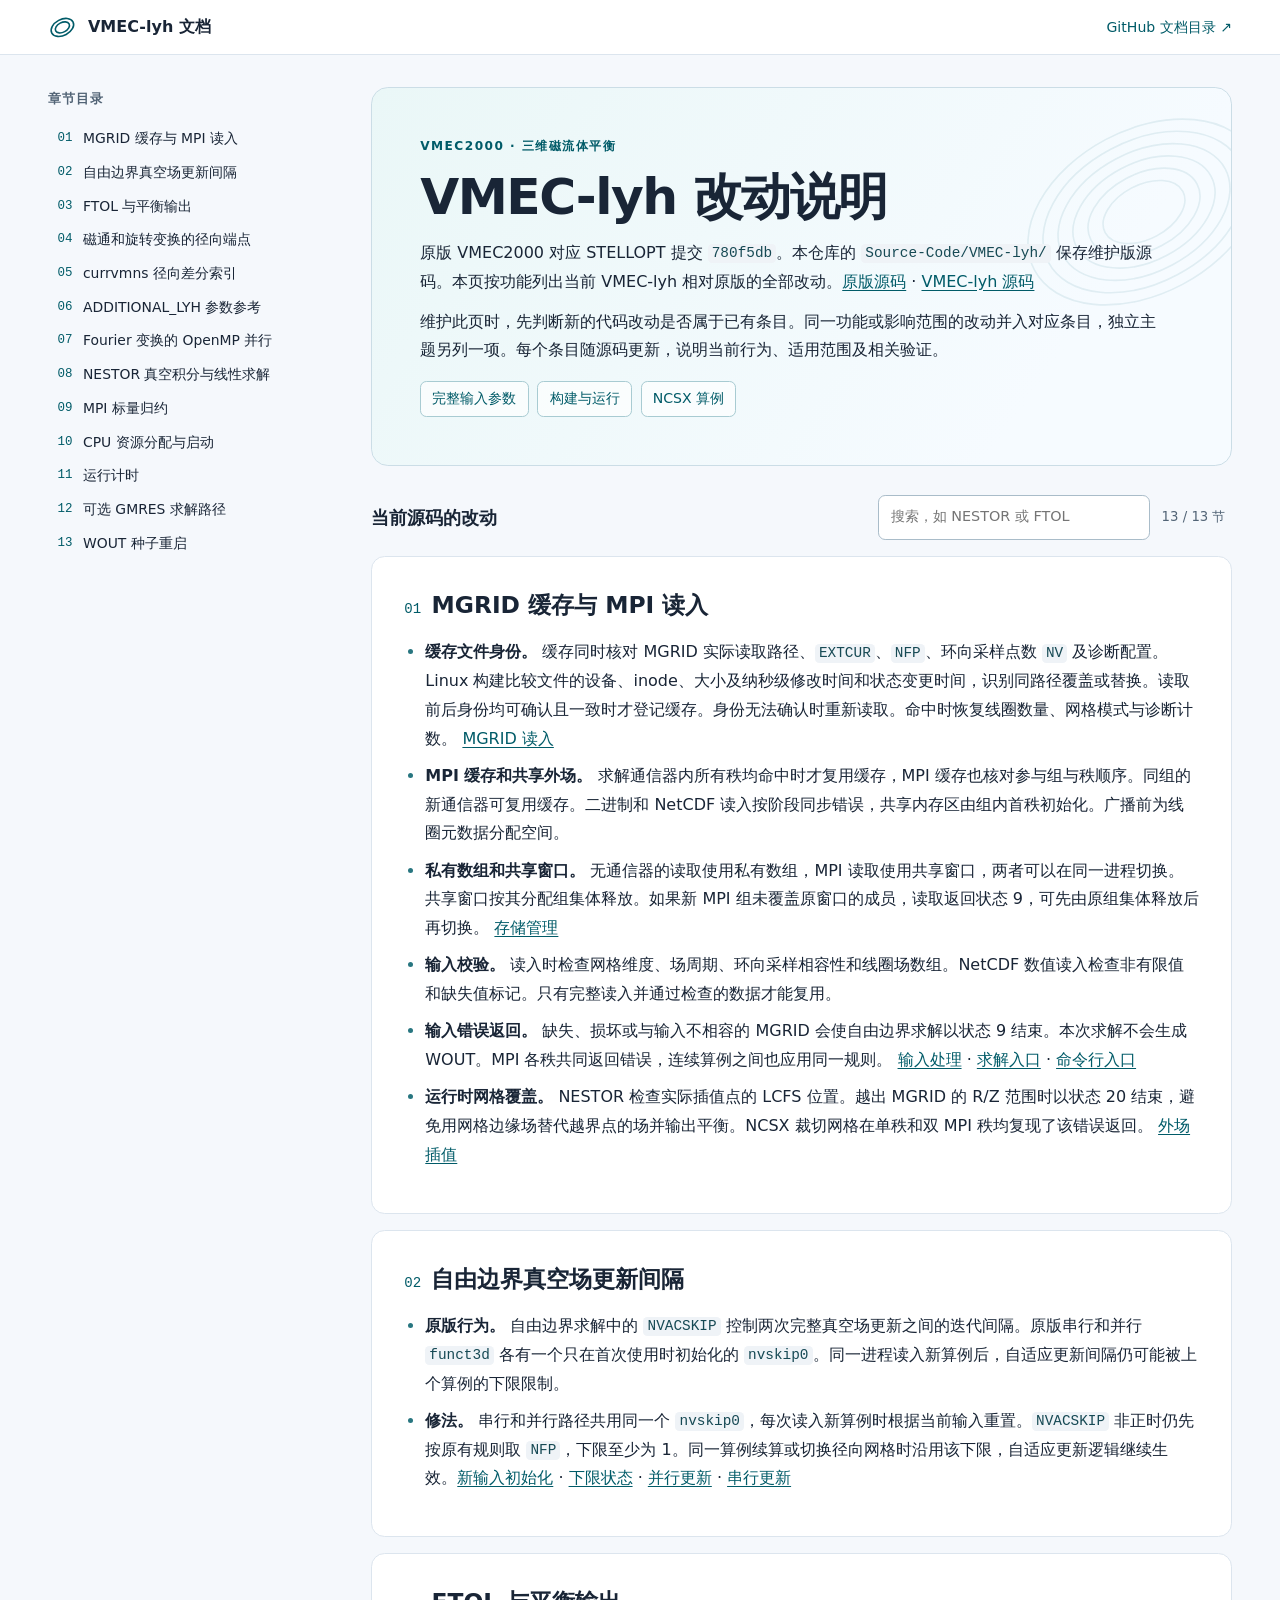
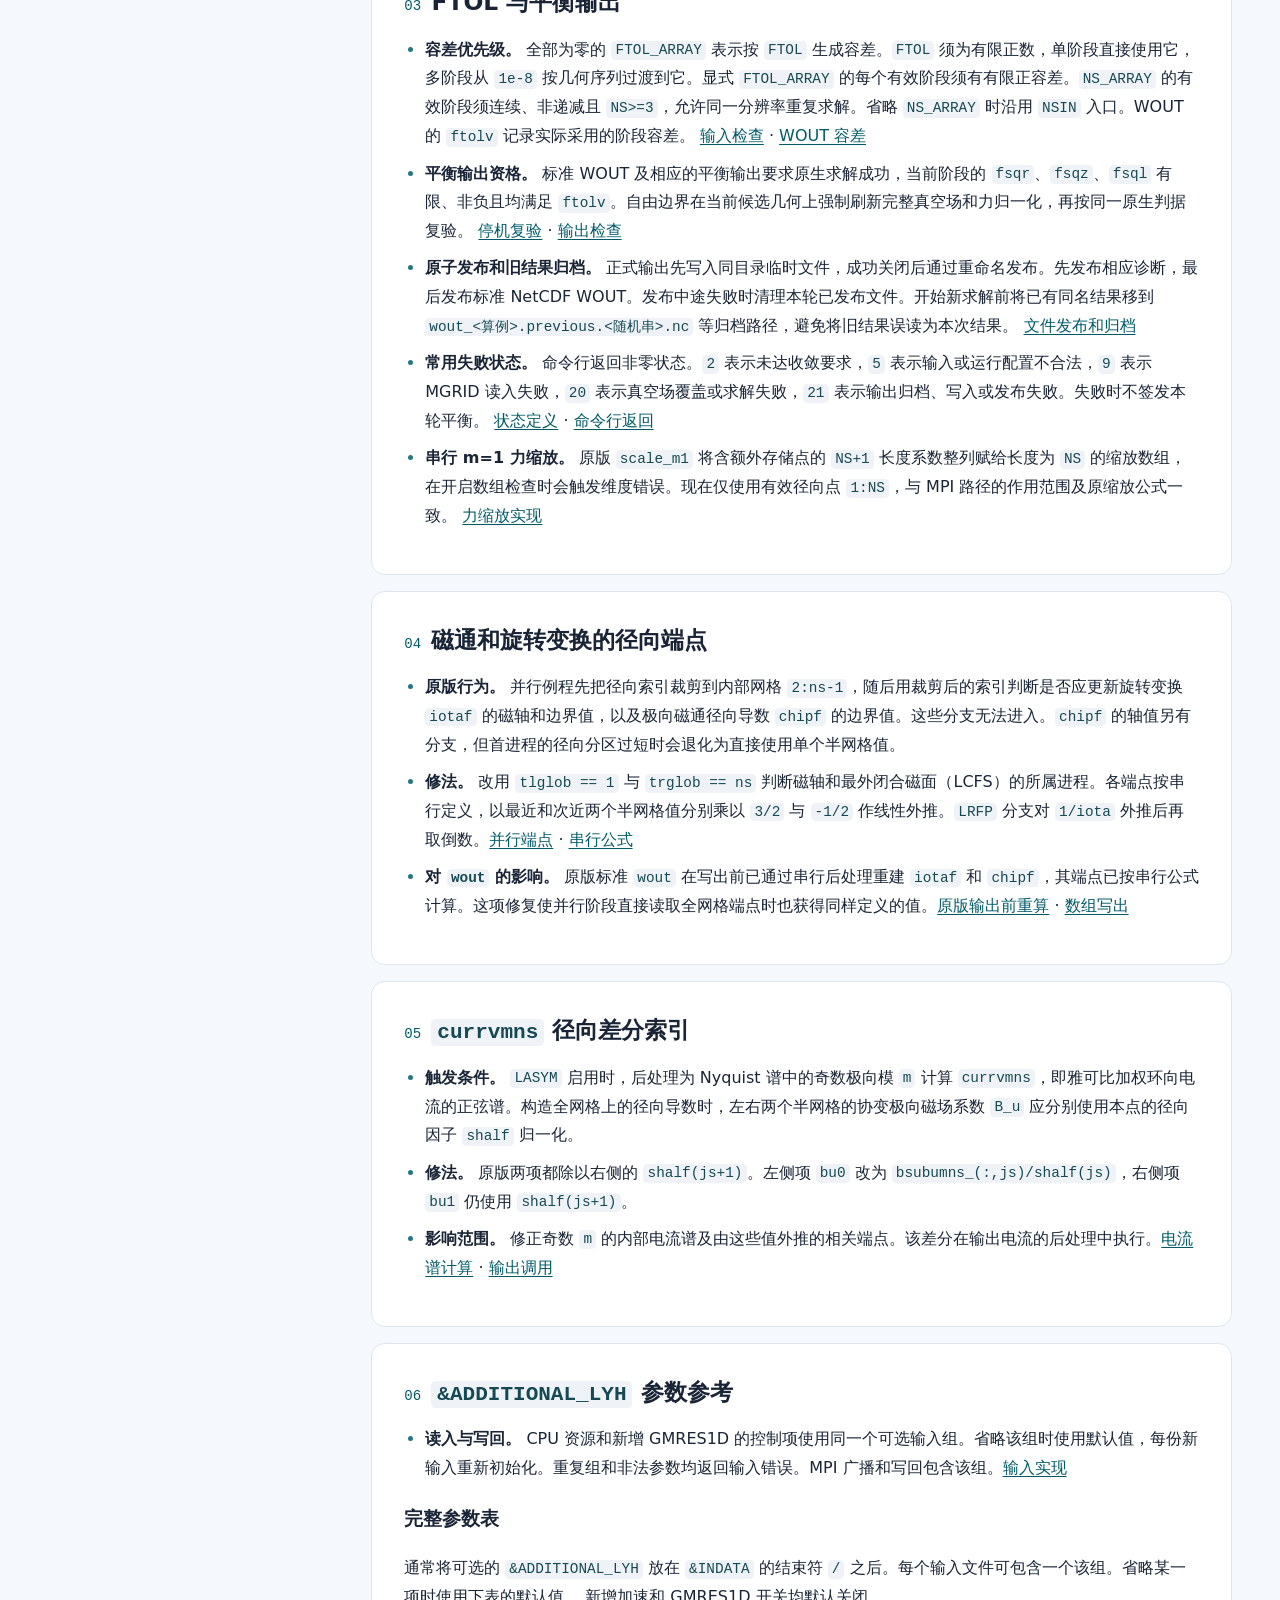
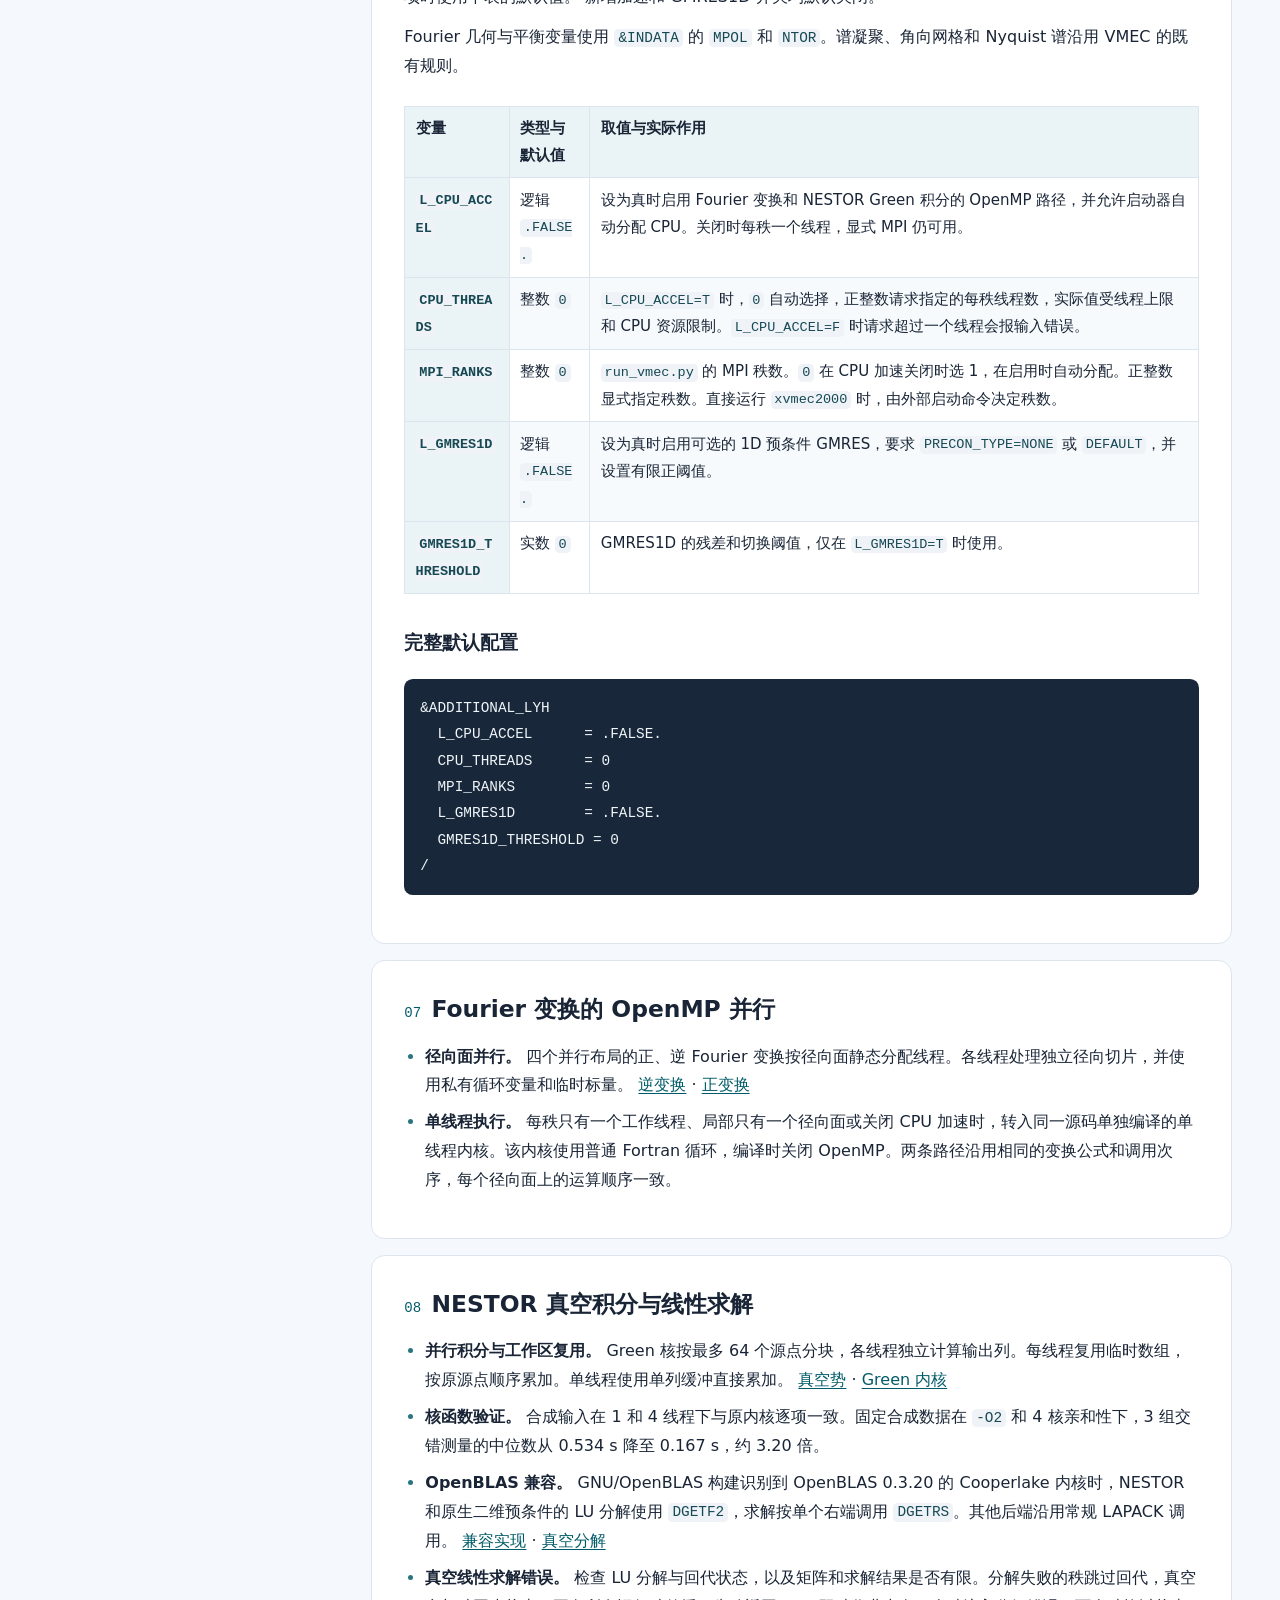
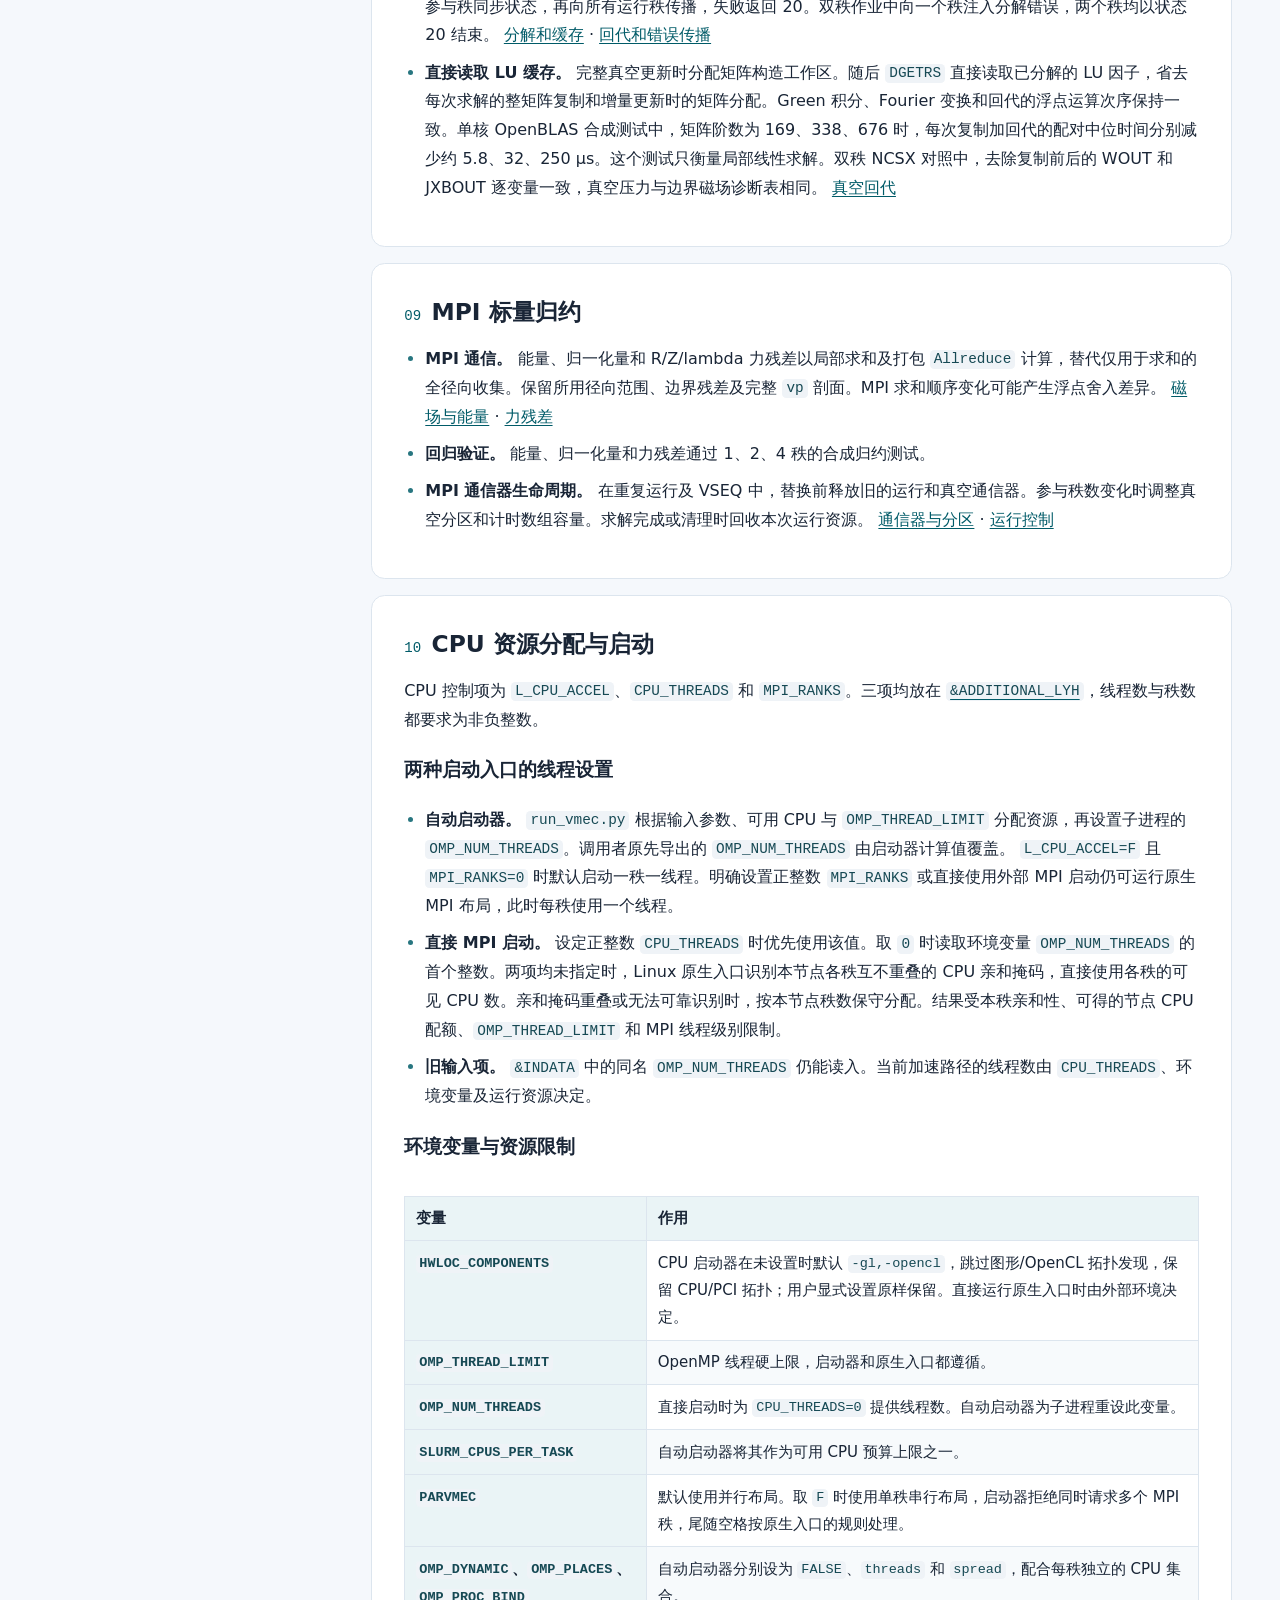
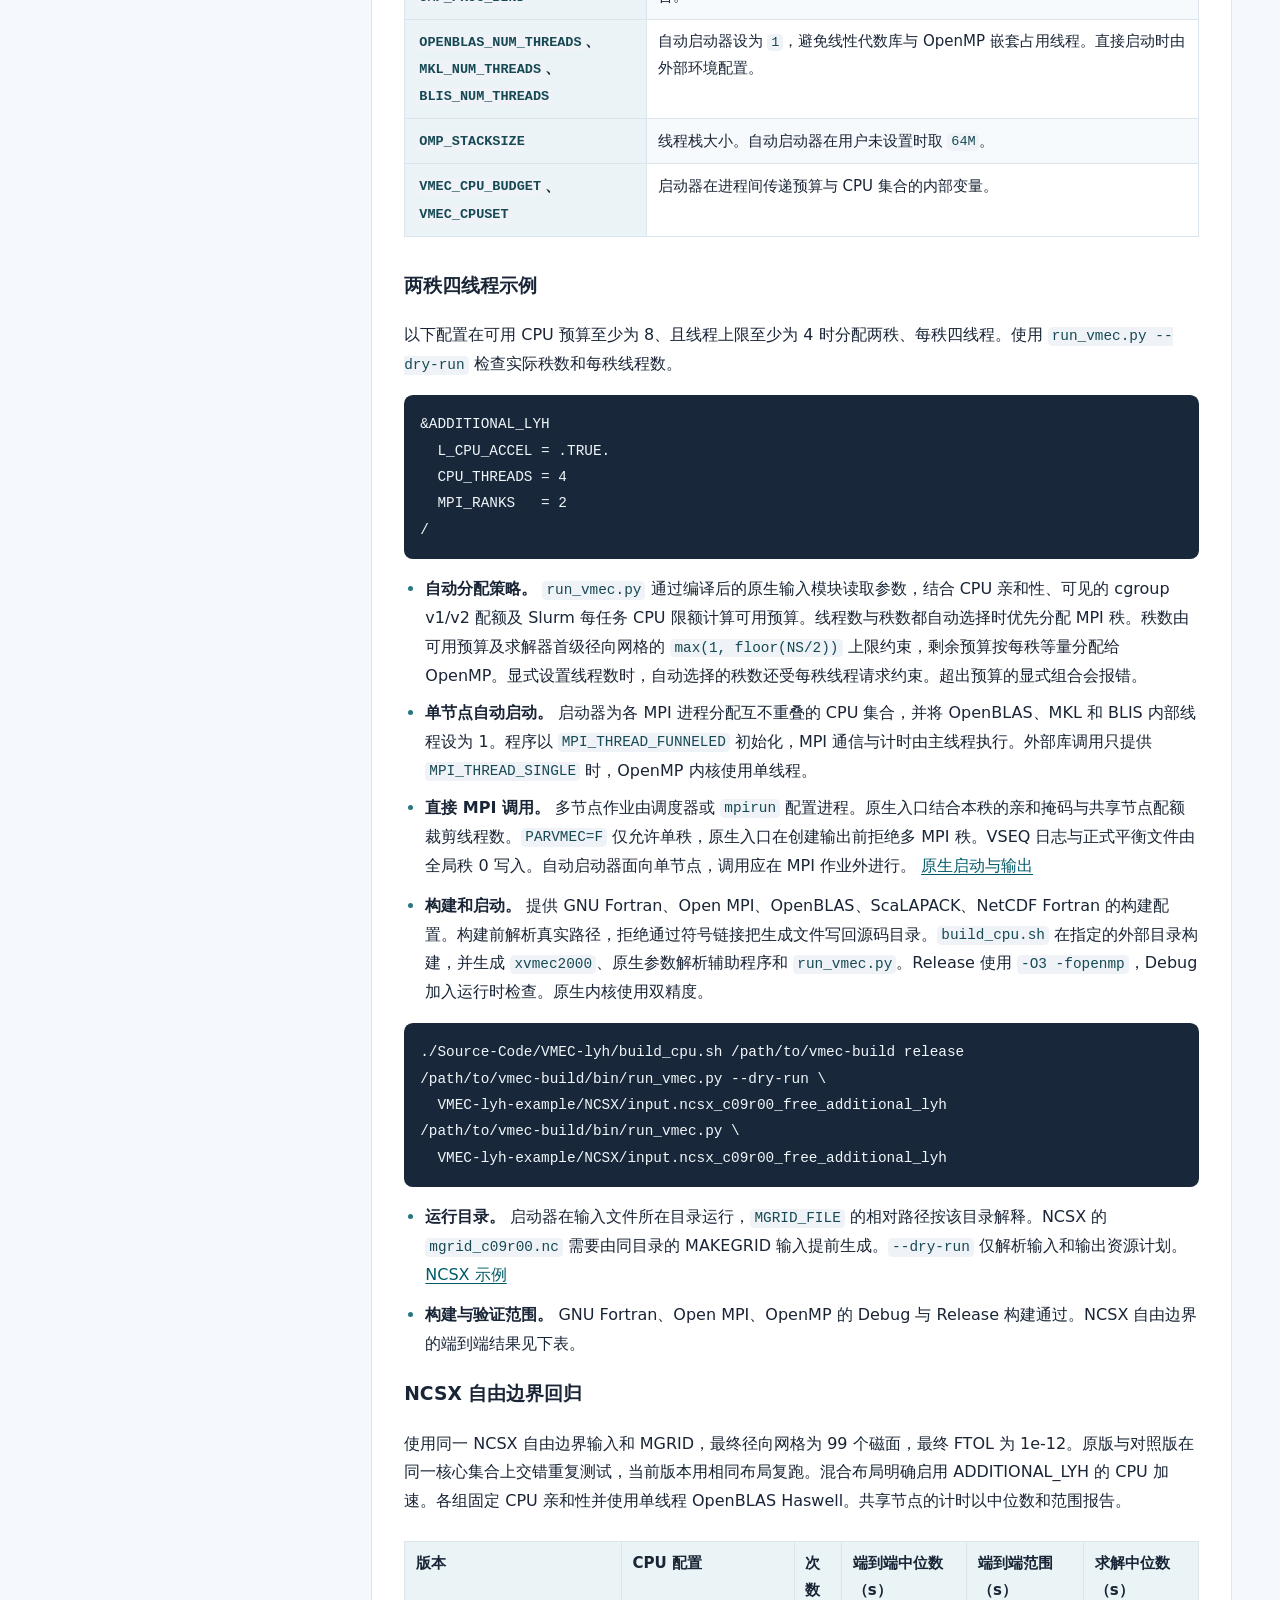
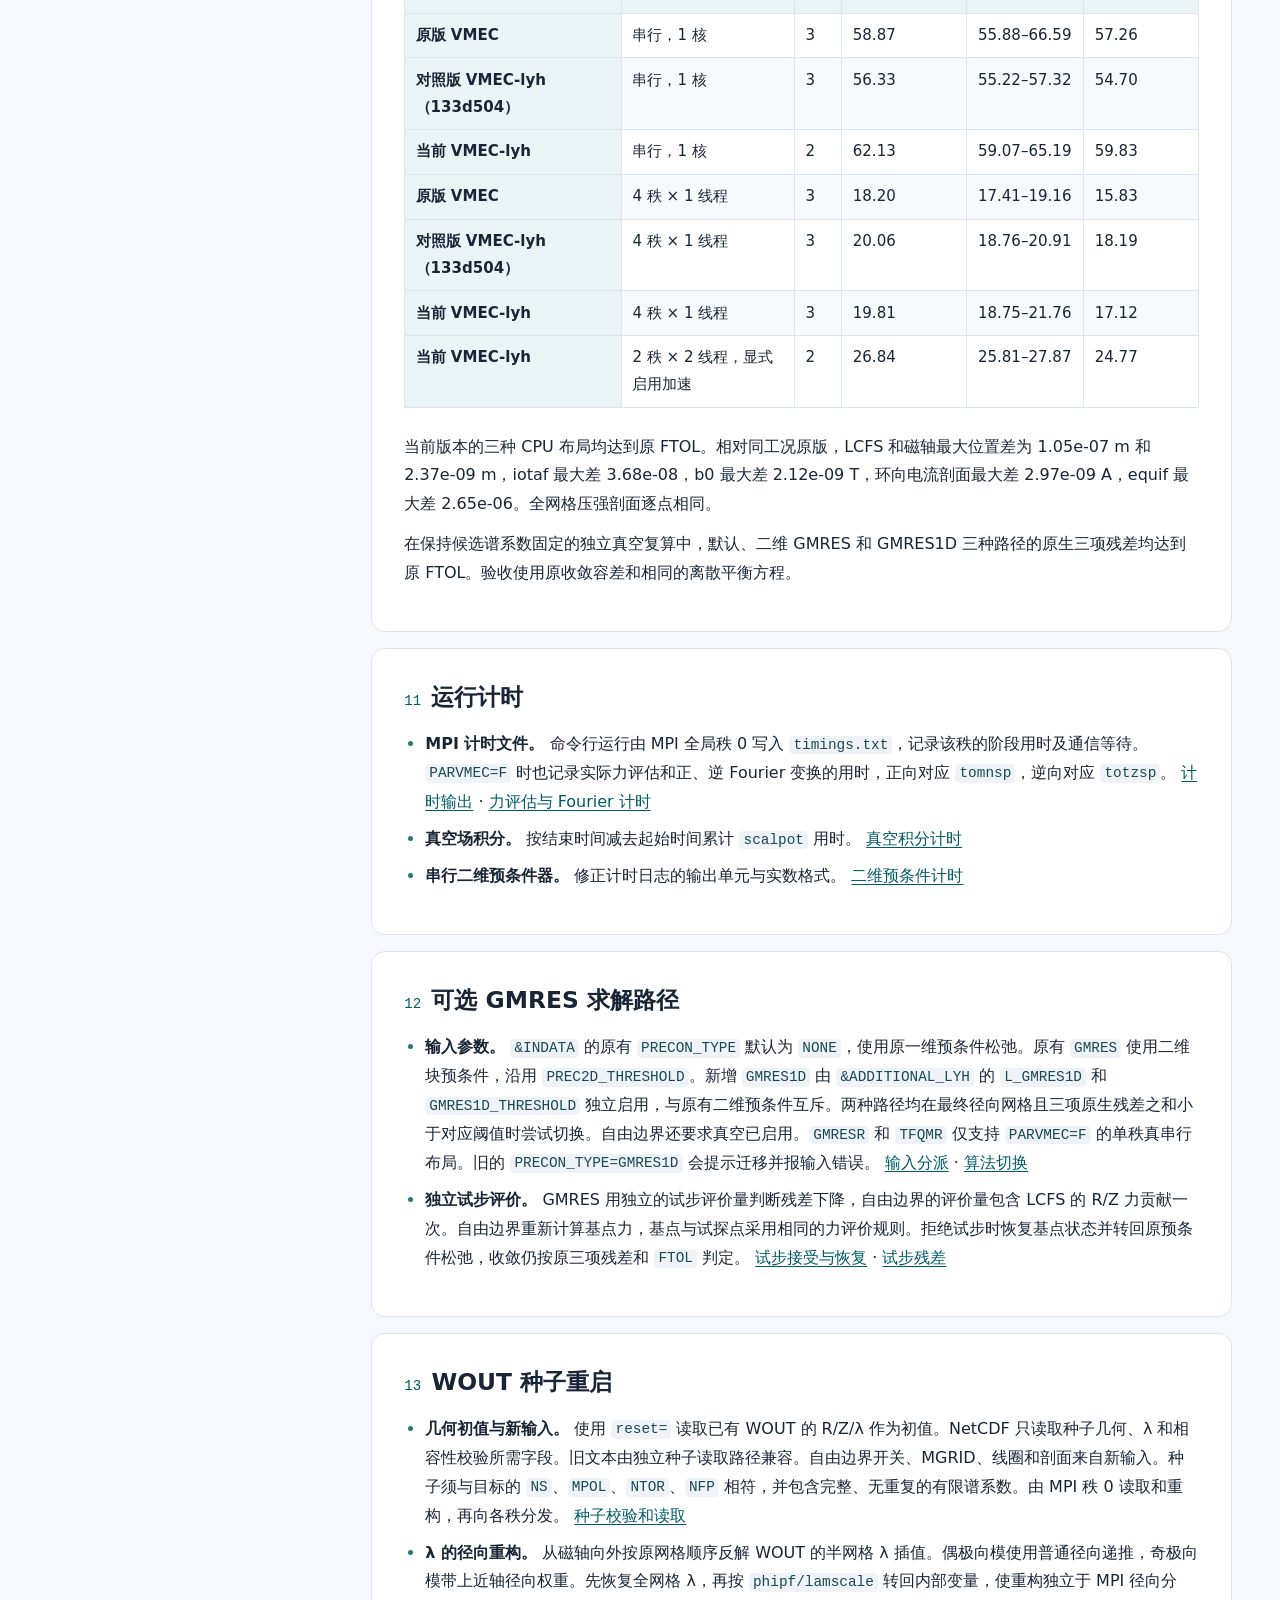
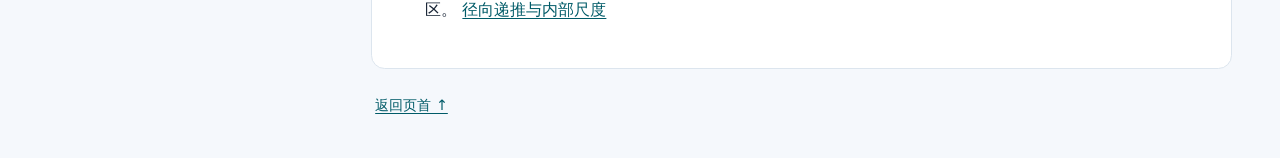
<file: Source-Code/index.html>
<!doctype html>
<html lang="zh-CN">
<head>
<meta charset="utf-8">
<meta name="viewport" content="width=device-width, initial-scale=1">
<meta name="description" content="VMEC-lyh 平衡求解器的改动说明、运行参数与回归验证">
<title>VMEC-lyh 改动说明</title>
<link rel="stylesheet" href="styles.css">
</head>
<body id="top">
<a class="skip" href="#content">跳到正文</a>
<header class="topbar"><div class="bar-inner">
<a class="brand" href="#top"><svg class="brand-mark" viewBox="0 0 36 36" fill="none" stroke="currentColor" aria-hidden="true"><ellipse cx="18" cy="18" rx="15" ry="10" transform="rotate(-28 18 18)" stroke-width="2"/><ellipse cx="18" cy="18" rx="9.5" ry="6" transform="rotate(-28 18 18)" stroke-width="2"/></svg>VMEC-lyh 文档</a>
<a class="bar-link" href="https://github.com/Yihui-L/VMEC-websites/tree/main/Source-Code">GitHub 文档目录 ↗</a>
</div></header>
<div class="shell">
<aside class="sidebar"><nav aria-labelledby="nav-heading"><h2 id="nav-heading" class="nav-title">章节目录</h2><ol class="toc">
<li><a href="#mgrid"><b>01</b><span>MGRID 缓存与 MPI 读入</span></a></li>
<li><a href="#vacuum-update"><b>02</b><span>自由边界真空场更新间隔</span></a></li>
<li><a href="#convergence"><b>03</b><span>FTOL 与平衡输出</span></a></li>
<li><a href="#flux-endpoints"><b>04</b><span>磁通和旋转变换的径向端点</span></a></li>
<li><a href="#current-spectrum"><b>05</b><span>currvmns 径向差分索引</span></a></li>
<li><a href="#input"><b>06</b><span>ADDITIONAL_LYH 参数参考</span></a></li>
<li><a href="#fourier-openmp"><b>07</b><span>Fourier 变换的 OpenMP 并行</span></a></li>
<li><a href="#nestor"><b>08</b><span>NESTOR 真空积分与线性求解</span></a></li>
<li><a href="#mpi-reduction"><b>09</b><span>MPI 标量归约</span></a></li>
<li><a href="#cpu-launch"><b>10</b><span>CPU 资源分配与启动</span></a></li>
<li><a href="#timing"><b>11</b><span>运行计时</span></a></li>
<li><a href="#solver-options"><b>12</b><span>可选 GMRES 求解路径</span></a></li>
<li><a href="#wout-restart"><b>13</b><span>WOUT 种子重启</span></a></li>
</ol></nav></aside>
<main id="content">
<header class="hero">
<svg class="contours" viewBox="0 0 320 260" fill="none" stroke="currentColor" stroke-width="1.6" aria-hidden="true"><g transform="rotate(-28 185 130)"><ellipse cx="185" cy="130" rx="124" ry="82"/><ellipse cx="185" cy="130" rx="108" ry="71"/><ellipse cx="185" cy="130" rx="92" ry="60"/><ellipse cx="185" cy="130" rx="76" ry="49"/><ellipse cx="185" cy="130" rx="60" ry="38"/><ellipse cx="185" cy="130" rx="44" ry="27"/></g></svg>
<div class="hero-body"><p class="eyebrow">VMEC2000 · 三维磁流体平衡</p><h1>VMEC-lyh 改动说明</h1>
<p>原版 VMEC2000 对应 STELLOPT 提交 <code>780f5db</code>。本仓库的 <code>Source-Code/VMEC-lyh/</code> 保存维护版源码。本页按功能列出当前 VMEC-lyh 相对原版的全部改动。<a href="https://github.com/PrincetonUniversity/STELLOPT/tree/780f5db557eacc7ca1160f4ca5a10a80922e4f26/VMEC2000">原版源码</a> · <a href="https://github.com/Yihui-L/VMEC-websites/tree/main/Source-Code/VMEC-lyh">VMEC-lyh 源码</a></p>
<p>维护此页时，先判断新的代码改动是否属于已有条目。同一功能或影响范围的改动并入对应条目，独立主题另列一项。每个条目随源码更新，说明当前行为、适用范围及相关验证。</p>

<div class="jump"><a href="#input">完整输入参数</a><a href="#cpu-launch">构建与运行</a><a href="../VMEC-lyh-example/">NCSX 算例</a></div>
</div></header>
<div class="reading-tools"><h2>当前源码的改动</h2><input type="search" id="topic-search" aria-label="搜索文档章节" placeholder="搜索，如 NESTOR 或 FTOL" hidden><span id="search-status" role="status" hidden></span></div>
<p id="empty-results" hidden>未找到匹配章节。</p>
<section class="topic" id="mgrid" aria-labelledby="title-mgrid">
<h2 class="topic-title" id="title-mgrid"><span class="topic-number">01</span><span>MGRID 缓存与 MPI 读入</span></h2>
<ul>
<li><strong>缓存文件身份。</strong> 缓存同时核对 MGRID 实际读取路径、<code>EXTCUR</code>、<code>NFP</code>、环向采样点数 <code>NV</code> 及诊断配置。Linux 构建比较文件的设备、inode、大小及纳秒级修改时间和状态变更时间，识别同路径覆盖或替换。读取前后身份均可确认且一致时才登记缓存。身份无法确认时重新读取。命中时恢复线圈数量、网格模式与诊断计数。 <a href="https://github.com/Yihui-L/VMEC-websites/blob/main/Source-Code/VMEC-lyh/LIBSTELL/Sources/Modules/mgrid_mod.f">MGRID 读入</a></li>
<li><strong>MPI 缓存和共享外场。</strong> 求解通信器内所有秩均命中时才复用缓存，MPI 缓存也核对参与组与秩顺序。同组的新通信器可复用缓存。二进制和 NetCDF 读入按阶段同步错误，共享内存区由组内首秩初始化。广播前为线圈元数据分配空间。</li>
<li><strong>私有数组和共享窗口。</strong> 无通信器的读取使用私有数组，MPI 读取使用共享窗口，两者可以在同一进程切换。共享窗口按其分配组集体释放。如果新 MPI 组未覆盖原窗口的成员，读取返回状态 9，可先由原组集体释放后再切换。 <a href="https://github.com/Yihui-L/VMEC-websites/blob/main/Source-Code/VMEC-lyh/LIBSTELL/Sources/Modules/mgrid_mod.f">存储管理</a></li>
<li><strong>输入校验。</strong> 读入时检查网格维度、场周期、环向采样相容性和线圈场数组。NetCDF 数值读入检查非有限值和缺失值标记。只有完整读入并通过检查的数据才能复用。</li>
<li><strong>输入错误返回。</strong> 缺失、损坏或与输入不相容的 MGRID 会使自由边界求解以状态 9 结束。本次求解不会生成 WOUT。MPI 各秩共同返回错误，连续算例之间也应用同一规则。 <a href="https://github.com/Yihui-L/VMEC-websites/blob/main/Source-Code/VMEC-lyh/VMEC2000/Sources/Input_Output/readin.f">输入处理</a> · <a href="https://github.com/Yihui-L/VMEC-websites/blob/main/Source-Code/VMEC-lyh/VMEC2000/Sources/TimeStep/runvmec.f">求解入口</a> · <a href="https://github.com/Yihui-L/VMEC-websites/blob/main/Source-Code/VMEC-lyh/VMEC2000/Sources/TimeStep/vmec.f">命令行入口</a></li>
<li><strong>运行时网格覆盖。</strong> NESTOR 检查实际插值点的 LCFS 位置。越出 MGRID 的 R/Z 范围时以状态 20 结束，避免用网格边缘场替代越界点的场并输出平衡。NCSX 裁切网格在单秩和双 MPI 秩均复现了该错误返回。 <a href="https://github.com/Yihui-L/VMEC-websites/blob/main/Source-Code/VMEC-lyh/VMEC2000/Sources/NESTOR_vacuum/becoil.f">外场插值</a></li>
</ul>
</section>
<section class="topic" id="vacuum-update" aria-labelledby="title-vacuum-update">
<h2 class="topic-title" id="title-vacuum-update"><span class="topic-number">02</span><span>自由边界真空场更新间隔</span></h2>
<ul>
<li><strong>原版行为。</strong> 自由边界求解中的 <code>NVACSKIP</code> 控制两次完整真空场更新之间的迭代间隔。原版串行和并行 <code>funct3d</code> 各有一个只在首次使用时初始化的 <code>nvskip0</code>。同一进程读入新算例后，自适应更新间隔仍可能被上个算例的下限限制。</li>
<li><strong>修法。</strong> 串行和并行路径共用同一个 <code>nvskip0</code>，每次读入新算例时根据当前输入重置。<code>NVACSKIP</code> 非正时仍先按原有规则取 <code>NFP</code>，下限至少为 1。同一算例续算或切换径向网格时沿用该下限，自适应更新逻辑继续生效。<a href="https://github.com/Yihui-L/VMEC-websites/blob/main/Source-Code/VMEC-lyh/VMEC2000/Sources/Input_Output/readin.f">新输入初始化</a> · <a href="https://github.com/Yihui-L/VMEC-websites/blob/main/Source-Code/VMEC-lyh/VMEC2000/Sources/General/vmec_main.f">下限状态</a> · <a href="https://github.com/Yihui-L/VMEC-websites/blob/main/Source-Code/VMEC-lyh/VMEC2000/Sources/General/funct3d.f">并行更新</a> · <a href="https://github.com/Yihui-L/VMEC-websites/blob/main/Source-Code/VMEC-lyh/VMEC2000/Sources/General/funct3d.f">串行更新</a></li>
</ul>
</section>
<section class="topic" id="convergence" aria-labelledby="title-convergence">
<h2 class="topic-title" id="title-convergence"><span class="topic-number">03</span><span>FTOL 与平衡输出</span></h2>
<ul>
<li><strong>容差优先级。</strong> 全部为零的 <code>FTOL_ARRAY</code> 表示按 <code>FTOL</code> 生成容差。<code>FTOL</code> 须为有限正数，单阶段直接使用它，多阶段从 <code>1e-8</code> 按几何序列过渡到它。显式 <code>FTOL_ARRAY</code> 的每个有效阶段须有有限正容差。<code>NS_ARRAY</code> 的有效阶段须连续、非递减且 <code>NS&gt;=3</code>，允许同一分辨率重复求解。省略 <code>NS_ARRAY</code> 时沿用 <code>NSIN</code> 入口。WOUT 的 <code>ftolv</code> 记录实际采用的阶段容差。 <a href="https://github.com/Yihui-L/VMEC-websites/blob/main/Source-Code/VMEC-lyh/VMEC2000/Sources/Input_Output/readin.f">输入检查</a> · <a href="https://github.com/Yihui-L/VMEC-websites/blob/main/Source-Code/VMEC-lyh/VMEC2000/Sources/Input_Output/wrout.f">WOUT 容差</a></li>
<li><strong>平衡输出资格。</strong> 标准 WOUT 及相应的平衡输出要求原生求解成功，当前阶段的 <code>fsqr</code>、<code>fsqz</code>、<code>fsql</code> 有限、非负且均满足 <code>ftolv</code>。自由边界在当前候选几何上强制刷新完整真空场和力归一化，再按同一原生判据复验。 <a href="https://github.com/Yihui-L/VMEC-websites/blob/main/Source-Code/VMEC-lyh/VMEC2000/Sources/TimeStep/evolve.f">停机复验</a> · <a href="https://github.com/Yihui-L/VMEC-websites/blob/main/Source-Code/VMEC-lyh/VMEC2000/Sources/Input_Output/fileout.f">输出检查</a></li>
<li><strong>原子发布和旧结果归档。</strong> 正式输出先写入同目录临时文件，成功关闭后通过重命名发布。先发布相应诊断，最后发布标准 NetCDF WOUT。发布中途失败时清理本轮已发布文件。开始新求解前将已有同名结果移到 <code>wout_&lt;算例&gt;.previous.&lt;随机串&gt;.nc</code> 等归档路径，避免将旧结果误读为本次结果。 <a href="https://github.com/Yihui-L/VMEC-websites/blob/main/Source-Code/VMEC-lyh/VMEC2000/Sources/Input_Output/vmec_io.f">文件发布和归档</a></li>
<li><strong>常用失败状态。</strong> 命令行返回非零状态。<code>2</code> 表示未达收敛要求，<code>5</code> 表示输入或运行配置不合法，<code>9</code> 表示 MGRID 读入失败，<code>20</code> 表示真空场覆盖或求解失败，<code>21</code> 表示输出归档、写入或发布失败。失败时不签发本轮平衡。 <a href="https://github.com/Yihui-L/VMEC-websites/blob/main/Source-Code/VMEC-lyh/VMEC2000/Sources/General/vmec_params.f">状态定义</a> · <a href="https://github.com/Yihui-L/VMEC-websites/blob/main/Source-Code/VMEC-lyh/VMEC2000/Sources/TimeStep/vmec.f">命令行返回</a></li>
<li><strong>串行 m=1 力缩放。</strong> 原版 <code>scale_m1</code> 将含额外存储点的 <code>NS+1</code> 长度系数整列赋给长度为 <code>NS</code> 的缩放数组，在开启数组检查时会触发维度错误。现在仅使用有效径向点 <code>1:NS</code>，与 MPI 路径的作用范围及原缩放公式一致。 <a href="https://github.com/Yihui-L/VMEC-websites/blob/main/Source-Code/VMEC-lyh/VMEC2000/Sources/General/residue.f90">力缩放实现</a></li>
</ul>
</section>
<section class="topic" id="flux-endpoints" aria-labelledby="title-flux-endpoints">
<h2 class="topic-title" id="title-flux-endpoints"><span class="topic-number">04</span><span>磁通和旋转变换的径向端点</span></h2>
<ul>
<li><strong>原版行为。</strong> 并行例程先把径向索引裁剪到内部网格 <code>2:ns-1</code>，随后用裁剪后的索引判断是否应更新旋转变换 <code>iotaf</code> 的磁轴和边界值，以及极向磁通径向导数 <code>chipf</code> 的边界值。这些分支无法进入。<code>chipf</code> 的轴值另有分支，但首进程的径向分区过短时会退化为直接使用单个半网格值。</li>
<li><strong>修法。</strong> 改用 <code>tlglob == 1</code> 与 <code>trglob == ns</code> 判断磁轴和最外闭合磁面（LCFS）的所属进程。各端点按串行定义，以最近和次近两个半网格值分别乘以 <code>3/2</code> 与 <code>-1/2</code> 作线性外推。<code>LRFP</code> 分支对 <code>1/iota</code> 外推后再取倒数。<a href="https://github.com/Yihui-L/VMEC-websites/blob/main/Source-Code/VMEC-lyh/VMEC2000/Sources/General/add_fluxes.f90#L63-L88">并行端点</a> · <a href="https://github.com/Yihui-L/VMEC-websites/blob/main/Source-Code/VMEC-lyh/VMEC2000/Sources/General/add_fluxes.f90#L151-L169">串行公式</a></li>
<li><strong>对 <code>wout</code> 的影响。</strong> 原版标准 <code>wout</code> 在写出前已通过串行后处理重建 <code>iotaf</code> 和 <code>chipf</code>，其端点已按串行公式计算。这项修复使并行阶段直接读取全网格端点时也获得同样定义的值。<a href="https://github.com/PrincetonUniversity/STELLOPT/blob/780f5db557eacc7ca1160f4ca5a10a80922e4f26/VMEC2000/Sources/Input_Output/fileout.f">原版输出前重算</a> · <a href="https://github.com/PrincetonUniversity/STELLOPT/blob/780f5db557eacc7ca1160f4ca5a10a80922e4f26/VMEC2000/Sources/Input_Output/wrout.f">数组写出</a></li>

</ul>
</section>
<section class="topic" id="current-spectrum" aria-labelledby="title-current-spectrum">
<h2 class="topic-title" id="title-current-spectrum"><span class="topic-number">05</span><span><code>currvmns</code> 径向差分索引</span></h2>
<ul>
<li><strong>触发条件。</strong> <code>LASYM</code> 启用时，后处理为 Nyquist 谱中的奇数极向模 <code>m</code> 计算 <code>currvmns</code>，即雅可比加权环向电流的正弦谱。构造全网格上的径向导数时，左右两个半网格的协变极向磁场系数 <code>B_u</code> 应分别使用本点的径向因子 <code>shalf</code> 归一化。</li>
<li><strong>修法。</strong> 原版两项都除以右侧的 <code>shalf(js+1)</code>。左侧项 <code>bu0</code> 改为 <code>bsubumns_(:,js)/shalf(js)</code>，右侧项 <code>bu1</code> 仍使用 <code>shalf(js+1)</code>。</li>
<li><strong>影响范围。</strong> 修正奇数 <code>m</code> 的内部电流谱及由这些值外推的相关端点。该差分在输出电流的后处理中执行。<a href="https://github.com/Yihui-L/VMEC-websites/blob/main/Source-Code/VMEC-lyh/LIBSTELL/Sources/Modules/read_wout_mod.f90">电流谱计算</a> · <a href="https://github.com/Yihui-L/VMEC-websites/blob/main/Source-Code/VMEC-lyh/VMEC2000/Sources/Input_Output/wrout.f">输出调用</a></li>
</ul>
</section>
<section class="topic" id="input" aria-labelledby="title-input">
<h2 class="topic-title" id="title-input"><span class="topic-number">06</span><span><code>&amp;ADDITIONAL_LYH</code> 参数参考</span></h2>
<ul>
<li><strong>读入与写回。</strong> CPU 资源和新增 GMRES1D 的控制项使用同一个可选输入组。省略该组时使用默认值，每份新输入重新初始化。重复组和非法参数均返回输入错误。MPI 广播和写回包含该组。<a href="https://github.com/Yihui-L/VMEC-websites/blob/main/Source-Code/VMEC-lyh/LIBSTELL/Sources/Modules/vmec_input.f">输入实现</a></li>
</ul>
<h3>完整参数表</h3>
<p>通常将可选的 <code>&amp;ADDITIONAL_LYH</code> 放在 <code>&amp;INDATA</code> 的结束符 <code>/</code> 之后。每个输入文件可包含一个该组。省略某一项时使用下表的默认值。 新增加速和 GMRES1D 开关均默认关闭。</p>
<p>Fourier 几何与平衡变量使用 <code>&amp;INDATA</code> 的 <code>MPOL</code> 和 <code>NTOR</code>。谱凝聚、角向网格和 Nyquist 谱沿用 VMEC 的既有规则。</p>
<div class="table-scroll" tabindex="0" role="region" aria-label="ADDITIONAL_LYH 完整参数表"><table id="additional-lyh-parameters">
<thead><tr><th scope="col">变量</th><th scope="col">类型与默认值</th><th scope="col">取值与实际作用</th></tr></thead>
<tbody>
<tr><th scope="row"><code>L_CPU_ACCEL</code></th><td>逻辑 <code>.FALSE.</code></td><td>设为真时启用 Fourier 变换和 NESTOR Green 积分的 OpenMP 路径，并允许启动器自动分配 CPU。关闭时每秩一个线程，显式 MPI 仍可用。</td></tr>
<tr><th scope="row"><code>CPU_THREADS</code></th><td>整数 <code>0</code></td><td><code>L_CPU_ACCEL=T</code> 时，<code>0</code> 自动选择，正整数请求指定的每秩线程数，实际值受线程上限和 CPU 资源限制。<code>L_CPU_ACCEL=F</code> 时请求超过一个线程会报输入错误。</td></tr>
<tr><th scope="row"><code>MPI_RANKS</code></th><td>整数 <code>0</code></td><td><code>run_vmec.py</code> 的 MPI 秩数。<code>0</code> 在 CPU 加速关闭时选 1，在启用时自动分配。正整数显式指定秩数。直接运行 <code>xvmec2000</code> 时，由外部启动命令决定秩数。</td></tr>
<tr><th scope="row"><code>L_GMRES1D</code></th><td>逻辑 <code>.FALSE.</code></td><td>设为真时启用可选的 1D 预条件 GMRES，要求 <code>PRECON_TYPE=NONE</code> 或 <code>DEFAULT</code>，并设置有限正阈值。</td></tr>
<tr><th scope="row"><code>GMRES1D_THRESHOLD</code></th><td>实数 <code>0</code></td><td>GMRES1D 的残差和切换阈值，仅在 <code>L_GMRES1D=T</code> 时使用。</td></tr>
</tbody></table></div>
<h3>完整默认配置</h3>
<pre><code class="language-fortran">&amp;ADDITIONAL_LYH
  L_CPU_ACCEL      = .FALSE.
  CPU_THREADS      = 0
  MPI_RANKS        = 0
  L_GMRES1D        = .FALSE.
  GMRES1D_THRESHOLD = 0
/
</code></pre>
</section>
<section class="topic" id="fourier-openmp" aria-labelledby="title-fourier-openmp">
<h2 class="topic-title" id="title-fourier-openmp"><span class="topic-number">07</span><span>Fourier 变换的 OpenMP 并行</span></h2>
<ul>
<li><strong>径向面并行。</strong> 四个并行布局的正、逆 Fourier 变换按径向面静态分配线程。各线程处理独立径向切片，并使用私有循环变量和临时标量。 <a href="https://github.com/Yihui-L/VMEC-websites/blob/main/Source-Code/VMEC-lyh/VMEC2000/Sources/General/totzsp_mod.f">逆变换</a> · <a href="https://github.com/Yihui-L/VMEC-websites/blob/main/Source-Code/VMEC-lyh/VMEC2000/Sources/General/tomnsp_mod.f">正变换</a></li>
<li><strong>单线程执行。</strong> 每秩只有一个工作线程、局部只有一个径向面或关闭 CPU 加速时，转入同一源码单独编译的单线程内核。该内核使用普通 Fortran 循环，编译时关闭 OpenMP。两条路径沿用相同的变换公式和调用次序，每个径向面上的运算顺序一致。</li>
</ul>
</section>
<section class="topic" id="nestor" aria-labelledby="title-nestor">
<h2 class="topic-title" id="title-nestor"><span class="topic-number">08</span><span>NESTOR 真空积分与线性求解</span></h2>
<ul>
<li><strong>并行积分与工作区复用。</strong> Green 核按最多 64 个源点分块，各线程独立计算输出列。每线程复用临时数组，按原源点顺序累加。单线程使用单列缓冲直接累加。 <a href="https://github.com/Yihui-L/VMEC-websites/blob/main/Source-Code/VMEC-lyh/VMEC2000/Sources/NESTOR_vacuum/scalpot.f">真空势</a> · <a href="https://github.com/Yihui-L/VMEC-websites/blob/main/Source-Code/VMEC-lyh/VMEC2000/Sources/NESTOR_vacuum/greenf.f">Green 内核</a></li>
<li><strong>核函数验证。</strong> 合成输入在 1 和 4 线程下与原内核逐项一致。固定合成数据在 <code>-O2</code> 和 4 核亲和性下，3 组交错测量的中位数从 0.534 s 降至 0.167 s，约 3.20 倍。</li>
<li><strong>OpenBLAS 兼容。</strong> GNU/OpenBLAS 构建识别到 OpenBLAS 0.3.20 的 Cooperlake 内核时，NESTOR 和原生二维预条件的 LU 分解使用 <code>DGETF2</code>，求解按单个右端调用 <code>DGETRS</code>。其他后端沿用常规 LAPACK 调用。 <a href="https://github.com/Yihui-L/VMEC-websites/blob/main/Source-Code/VMEC-lyh/VMEC2000/Sources/Hessian/hessian_lapack.f90">兼容实现</a> · <a href="https://github.com/Yihui-L/VMEC-websites/blob/main/Source-Code/VMEC-lyh/VMEC2000/Sources/NESTOR_vacuum/scalpot.f">真空分解</a></li>
<li><strong>真空线性求解错误。</strong> 检查 LU 分解与回代状态，以及矩阵和求解结果是否有限。分解失败的秩跳过回代，真空参与秩同步状态，再向所有运行秩传播，失败返回 20。双秩作业中向一个秩注入分解错误，两个秩均以状态 20 结束。 <a href="https://github.com/Yihui-L/VMEC-websites/blob/main/Source-Code/VMEC-lyh/VMEC2000/Sources/NESTOR_vacuum/scalpot.f">分解和缓存</a> · <a href="https://github.com/Yihui-L/VMEC-websites/blob/main/Source-Code/VMEC-lyh/VMEC2000/Sources/NESTOR_vacuum/vacuum.f">回代和错误传播</a></li>
<li><strong>直接读取 LU 缓存。</strong> 完整真空更新时分配矩阵构造工作区。随后 <code>DGETRS</code> 直接读取已分解的 LU 因子，省去每次求解的整矩阵复制和增量更新时的矩阵分配。Green 积分、Fourier 变换和回代的浮点运算次序保持一致。单核 OpenBLAS 合成测试中，矩阵阶数为 169、338、676 时，每次复制加回代的配对中位时间分别减少约 5.8、32、250 µs。这个测试只衡量局部线性求解。双秩 NCSX 对照中，去除复制前后的 WOUT 和 JXBOUT 逐变量一致，真空压力与边界磁场诊断表相同。 <a href="https://github.com/Yihui-L/VMEC-websites/blob/main/Source-Code/VMEC-lyh/VMEC2000/Sources/NESTOR_vacuum/vacuum.f">真空回代</a></li>
</ul>
</section>
<section class="topic" id="mpi-reduction" aria-labelledby="title-mpi-reduction">
<h2 class="topic-title" id="title-mpi-reduction"><span class="topic-number">09</span><span>MPI 标量归约</span></h2>
<ul>
<li><strong>MPI 通信。</strong> 能量、归一化量和 R/Z/lambda 力残差以局部求和及打包 <code>Allreduce</code> 计算，替代仅用于求和的全径向收集。保留所用径向范围、边界残差及完整 <code>vp</code> 剖面。MPI 求和顺序变化可能产生浮点舍入差异。 <a href="https://github.com/Yihui-L/VMEC-websites/blob/main/Source-Code/VMEC-lyh/VMEC2000/Sources/General/bcovar.f">磁场与能量</a> · <a href="https://github.com/Yihui-L/VMEC-websites/blob/main/Source-Code/VMEC-lyh/VMEC2000/Sources/General/residue.f90">力残差</a></li>
<li><strong>回归验证。</strong> 能量、归一化量和力残差通过 1、2、4 秩的合成归约测试。</li>
<li><strong>MPI 通信器生命周期。</strong> 在重复运行及 VSEQ 中，替换前释放旧的运行和真空通信器。参与秩数变化时调整真空分区和计时数组容量。求解完成或清理时回收本次运行资源。 <a href="https://github.com/Yihui-L/VMEC-websites/blob/main/Source-Code/VMEC-lyh/VMEC2000/Sources/TimeStep/parallel_vmec_module.f90">通信器与分区</a> · <a href="https://github.com/Yihui-L/VMEC-websites/blob/main/Source-Code/VMEC-lyh/VMEC2000/Sources/TimeStep/runvmec.f">运行控制</a></li>
</ul>
</section>
<section class="topic" id="cpu-launch" aria-labelledby="title-cpu-launch">
<h2 class="topic-title" id="title-cpu-launch"><span class="topic-number">10</span><span>CPU 资源分配与启动</span></h2>
<p>CPU 控制项为 <code>L_CPU_ACCEL</code>、<code>CPU_THREADS</code> 和 <code>MPI_RANKS</code>。三项均放在 <a href="#additional-lyh-parameters"><code>&amp;ADDITIONAL_LYH</code></a>，线程数与秩数都要求为非负整数。</p>
<h3>两种启动入口的线程设置</h3>
<ul>
<li><strong>自动启动器。</strong> <code>run_vmec.py</code> 根据输入参数、可用 CPU 与 <code>OMP_THREAD_LIMIT</code> 分配资源，再设置子进程的 <code>OMP_NUM_THREADS</code>。调用者原先导出的 <code>OMP_NUM_THREADS</code> 由启动器计算值覆盖。 <code>L_CPU_ACCEL=F</code> 且 <code>MPI_RANKS=0</code> 时默认启动一秩一线程。明确设置正整数 <code>MPI_RANKS</code> 或直接使用外部 MPI 启动仍可运行原生 MPI 布局，此时每秩使用一个线程。</li>
<li><strong>直接 MPI 启动。</strong> 设定正整数 <code>CPU_THREADS</code> 时优先使用该值。取 <code>0</code> 时读取环境变量 <code>OMP_NUM_THREADS</code> 的首个整数。两项均未指定时，Linux 原生入口识别本节点各秩互不重叠的 CPU 亲和掩码，直接使用各秩的可见 CPU 数。亲和掩码重叠或无法可靠识别时，按本节点秩数保守分配。结果受本秩亲和性、可得的节点 CPU 配额、<code>OMP_THREAD_LIMIT</code> 和 MPI 线程级别限制。</li>
<li><strong>旧输入项。</strong> <code>&amp;INDATA</code> 中的同名 <code>OMP_NUM_THREADS</code> 仍能读入。当前加速路径的线程数由 <code>CPU_THREADS</code>、环境变量及运行资源决定。</li>
</ul>
<h3>环境变量与资源限制</h3>
<div class="table-scroll" tabindex="0" role="region" aria-label="CPU 运行环境变量"><table>
<thead><tr><th scope="col">变量</th><th scope="col">作用</th></tr></thead>
<tbody>
<tr><th scope="row"><code>HWLOC_COMPONENTS</code></th><td>CPU 启动器在未设置时默认 <code>-gl,-opencl</code>，跳过图形/OpenCL 拓扑发现，保留 CPU/PCI 拓扑；用户显式设置原样保留。直接运行原生入口时由外部环境决定。</td></tr>
<tr><th scope="row"><code>OMP_THREAD_LIMIT</code></th><td>OpenMP 线程硬上限，启动器和原生入口都遵循。</td></tr>
<tr><th scope="row"><code>OMP_NUM_THREADS</code></th><td>直接启动时为 <code>CPU_THREADS=0</code> 提供线程数。自动启动器为子进程重设此变量。</td></tr>
<tr><th scope="row"><code>SLURM_CPUS_PER_TASK</code></th><td>自动启动器将其作为可用 CPU 预算上限之一。</td></tr>
<tr><th scope="row"><code>PARVMEC</code></th><td>默认使用并行布局。取 <code>F</code> 时使用单秩串行布局，启动器拒绝同时请求多个 MPI 秩，尾随空格按原生入口的规则处理。</td></tr>
<tr><th scope="row"><code>OMP_DYNAMIC</code>、<code>OMP_PLACES</code>、<code>OMP_PROC_BIND</code></th><td>自动启动器分别设为 <code>FALSE</code>、<code>threads</code> 和 <code>spread</code>，配合每秩独立的 CPU 集合。</td></tr>
<tr><th scope="row"><code>OPENBLAS_NUM_THREADS</code>、<code>MKL_NUM_THREADS</code>、<code>BLIS_NUM_THREADS</code></th><td>自动启动器设为 <code>1</code>，避免线性代数库与 OpenMP 嵌套占用线程。直接启动时由外部环境配置。</td></tr>
<tr><th scope="row"><code>OMP_STACKSIZE</code></th><td>线程栈大小。自动启动器在用户未设置时取 <code>64M</code>。</td></tr>
<tr><th scope="row"><code>VMEC_CPU_BUDGET</code>、<code>VMEC_CPUSET</code></th><td>启动器在进程间传递预算与 CPU 集合的内部变量。</td></tr>
</tbody></table></div>
<h3>两秩四线程示例</h3>
<p>以下配置在可用 CPU 预算至少为 8、且线程上限至少为 4 时分配两秩、每秩四线程。使用 <code>run_vmec.py --dry-run</code> 检查实际秩数和每秩线程数。</p>
<pre><code class="language-fortran">&amp;ADDITIONAL_LYH
  L_CPU_ACCEL = .TRUE.
  CPU_THREADS = 4
  MPI_RANKS   = 2
/
</code></pre>
<ul>
<li><strong>自动分配策略。</strong> <code>run_vmec.py</code> 通过编译后的原生输入模块读取参数，结合 CPU 亲和性、可见的 cgroup v1/v2 配额及 Slurm 每任务 CPU 限额计算可用预算。线程数与秩数都自动选择时优先分配 MPI 秩。秩数由可用预算及求解器首级径向网格的 <code>max(1, floor(NS/2))</code> 上限约束，剩余预算按每秩等量分配给 OpenMP。显式设置线程数时，自动选择的秩数还受每秩线程请求约束。超出预算的显式组合会报错。</li>
<li><strong>单节点自动启动。</strong> 启动器为各 MPI 进程分配互不重叠的 CPU 集合，并将 OpenBLAS、MKL 和 BLIS 内部线程设为 1。程序以 <code>MPI_THREAD_FUNNELED</code> 初始化，MPI 通信与计时由主线程执行。外部库调用只提供 <code>MPI_THREAD_SINGLE</code> 时，OpenMP 内核使用单线程。</li>
<li><strong>直接 MPI 调用。</strong> 多节点作业由调度器或 <code>mpirun</code> 配置进程。原生入口结合本秩的亲和掩码与共享节点配额裁剪线程数。<code>PARVMEC=F</code> 仅允许单秩，原生入口在创建输出前拒绝多 MPI 秩。VSEQ 日志与正式平衡文件由全局秩 0 写入。自动启动器面向单节点，调用应在 MPI 作业外进行。 <a href="https://github.com/Yihui-L/VMEC-websites/blob/main/Source-Code/VMEC-lyh/VMEC2000/Sources/TimeStep/vmec.f">原生启动与输出</a></li>
<li><p><strong>构建和启动。</strong> 提供 GNU Fortran、Open MPI、OpenBLAS、ScaLAPACK、NetCDF Fortran 的构建配置。构建前解析真实路径，拒绝通过符号链接把生成文件写回源码目录。<code>build_cpu.sh</code> 在指定的外部目录构建，并生成 <code>xvmec2000</code>、原生参数解析辅助程序和 <code>run_vmec.py</code>。Release 使用 <code>-O3 -fopenmp</code>，Debug 加入运行时检查。原生内核使用双精度。</p>
</li>
</ul>
<pre><code class="language-bash">./Source-Code/VMEC-lyh/build_cpu.sh /path/to/vmec-build release
/path/to/vmec-build/bin/run_vmec.py --dry-run \
  VMEC-lyh-example/NCSX/input.ncsx_c09r00_free_additional_lyh
/path/to/vmec-build/bin/run_vmec.py \
  VMEC-lyh-example/NCSX/input.ncsx_c09r00_free_additional_lyh
</code></pre>
<ul>
<li><p><strong>运行目录。</strong> 启动器在输入文件所在目录运行，<code>MGRID_FILE</code> 的相对路径按该目录解释。NCSX 的 <code>mgrid_c09r00.nc</code> 需要由同目录的 MAKEGRID 输入提前生成。<code>--dry-run</code> 仅解析输入和输出资源计划。<a href="https://github.com/Yihui-L/VMEC-websites/blob/main/VMEC-lyh-example/NCSX/input.ncsx_c09r00_free_additional_lyh">NCSX 示例</a></p>
</li>
<li><strong>构建与验证范围。</strong> GNU Fortran、Open MPI、OpenMP 的 Debug 与 Release 构建通过。NCSX 自由边界的端到端结果见下表。</li>
</ul>
<h3>NCSX 自由边界回归</h3>
<p>使用同一 NCSX 自由边界输入和 MGRID，最终径向网格为 99 个磁面，最终 FTOL 为 1e-12。原版与对照版在同一核心集合上交错重复测试，当前版本用相同布局复跑。混合布局明确启用 ADDITIONAL_LYH 的 CPU 加速。各组固定 CPU 亲和性并使用单线程 OpenBLAS Haswell。共享节点的计时以中位数和范围报告。</p>
<div class="table-scroll" tabindex="0" role="region" aria-label="NCSX 自由边界回归"><table>
<thead><tr><th scope="col">版本</th><th scope="col">CPU 配置</th><th scope="col">次数</th><th scope="col">端到端中位数（s）</th><th scope="col">端到端范围（s）</th><th scope="col">求解中位数（s）</th></tr></thead>
<tbody>
<tr><th scope="row">原版 VMEC</th><td>串行，1 核</td><td>3</td><td>58.87</td><td>55.88–66.59</td><td>57.26</td></tr>
<tr><th scope="row">对照版 VMEC-lyh（133d504）</th><td>串行，1 核</td><td>3</td><td>56.33</td><td>55.22–57.32</td><td>54.70</td></tr>
<tr><th scope="row">当前 VMEC-lyh</th><td>串行，1 核</td><td>2</td><td>62.13</td><td>59.07–65.19</td><td>59.83</td></tr>
<tr><th scope="row">原版 VMEC</th><td>4 秩 × 1 线程</td><td>3</td><td>18.20</td><td>17.41–19.16</td><td>15.83</td></tr>
<tr><th scope="row">对照版 VMEC-lyh（133d504）</th><td>4 秩 × 1 线程</td><td>3</td><td>20.06</td><td>18.76–20.91</td><td>18.19</td></tr>
<tr><th scope="row">当前 VMEC-lyh</th><td>4 秩 × 1 线程</td><td>3</td><td>19.81</td><td>18.75–21.76</td><td>17.12</td></tr>
<tr><th scope="row">当前 VMEC-lyh</th><td>2 秩 × 2 线程，显式启用加速</td><td>2</td><td>26.84</td><td>25.81–27.87</td><td>24.77</td></tr>
</tbody></table></div>
<p>当前版本的三种 CPU 布局均达到原 FTOL。相对同工况原版，LCFS 和磁轴最大位置差为 1.05e-07 m 和 2.37e-09 m，iotaf 最大差 3.68e-08，b0 最大差 2.12e-09 T，环向电流剖面最大差 2.97e-09 A，equif 最大差 2.65e-06。全网格压强剖面逐点相同。</p>
<p>在保持候选谱系数固定的独立真空复算中，默认、二维 GMRES 和 GMRES1D 三种路径的原生三项残差均达到原 FTOL。验收使用原收敛容差和相同的离散平衡方程。</p>
</section>
<section class="topic" id="timing" aria-labelledby="title-timing">
<h2 class="topic-title" id="title-timing"><span class="topic-number">11</span><span>运行计时</span></h2>
<ul>
<li><strong>MPI 计时文件。</strong> 命令行运行由 MPI 全局秩 0 写入 <code>timings.txt</code>，记录该秩的阶段用时及通信等待。<code>PARVMEC=F</code> 时也记录实际力评估和正、逆 Fourier 变换的用时，正向对应 <code>tomnsp</code>，逆向对应 <code>totzsp</code>。 <a href="https://github.com/Yihui-L/VMEC-websites/blob/main/Source-Code/VMEC-lyh/VMEC2000/Sources/Input_Output/timer_sub.f">计时输出</a> · <a href="https://github.com/Yihui-L/VMEC-websites/blob/main/Source-Code/VMEC-lyh/VMEC2000/Sources/General/funct3d.f">力评估与 Fourier 计时</a></li>
<li><strong>真空场积分。</strong> 按结束时间减去起始时间累计 <code>scalpot</code> 用时。 <a href="https://github.com/Yihui-L/VMEC-websites/blob/main/Source-Code/VMEC-lyh/VMEC2000/Sources/NESTOR_vacuum/scalpot.f">真空积分计时</a></li>
<li><strong>串行二维预条件器。</strong> 修正计时日志的输出单元与实数格式。 <a href="https://github.com/Yihui-L/VMEC-websites/blob/main/Source-Code/VMEC-lyh/VMEC2000/Sources/Hessian/precon2d.f">二维预条件计时</a></li>
</ul>
</section>
<section class="topic" id="solver-options" aria-labelledby="title-solver-options">
<h2 class="topic-title" id="title-solver-options"><span class="topic-number">12</span><span>可选 GMRES 求解路径</span></h2>
<ul>
<li><strong>输入参数。</strong> <code>&amp;INDATA</code> 的原有 <code>PRECON_TYPE</code> 默认为 <code>NONE</code>，使用原一维预条件松弛。原有 <code>GMRES</code> 使用二维块预条件，沿用 <code>PREC2D_THRESHOLD</code>。新增 <code>GMRES1D</code> 由 <code>&amp;ADDITIONAL_LYH</code> 的 <code>L_GMRES1D</code> 和 <code>GMRES1D_THRESHOLD</code> 独立启用，与原有二维预条件互斥。两种路径均在最终径向网格且三项原生残差之和小于对应阈值时尝试切换。自由边界还要求真空已启用。<code>GMRESR</code> 和 <code>TFQMR</code> 仅支持 <code>PARVMEC=F</code> 的单秩真串行布局。旧的 <code>PRECON_TYPE=GMRES1D</code> 会提示迁移并报输入错误。 <a href="https://github.com/Yihui-L/VMEC-websites/blob/main/Source-Code/VMEC-lyh/VMEC2000/Sources/Input_Output/readin.f">输入分派</a> · <a href="https://github.com/Yihui-L/VMEC-websites/blob/main/Source-Code/VMEC-lyh/VMEC2000/Sources/TimeStep/evolve.f">算法切换</a></li>
<li><strong>独立试步评价。</strong> GMRES 用独立的试步评价量判断残差下降，自由边界的评价量包含 LCFS 的 R/Z 力贡献一次。自由边界重新计算基点力，基点与试探点采用相同的力评价规则。拒绝试步时恢复基点状态并转回原预条件松弛，收敛仍按原三项残差和 <code>FTOL</code> 判定。 <a href="https://github.com/Yihui-L/VMEC-websites/blob/main/Source-Code/VMEC-lyh/VMEC2000/Sources/TimeStep/gmres_mod.f">试步接受与恢复</a> · <a href="https://github.com/Yihui-L/VMEC-websites/blob/main/Source-Code/VMEC-lyh/VMEC2000/Sources/General/residue.f90">试步残差</a></li>
</ul>
</section>
<section class="topic" id="wout-restart" aria-labelledby="title-wout-restart">
<h2 class="topic-title" id="title-wout-restart"><span class="topic-number">13</span><span>WOUT 种子重启</span></h2>
<ul>
<li><strong>几何初值与新输入。</strong> 使用 <code>reset=</code> 读取已有 WOUT 的 R/Z/λ 作为初值。NetCDF 只读取种子几何、λ 和相容性校验所需字段。旧文本由独立种子读取路径兼容。自由边界开关、MGRID、线圈和剖面来自新输入。种子须与目标的 <code>NS</code>、<code>MPOL</code>、<code>NTOR</code>、<code>NFP</code> 相符，并包含完整、无重复的有限谱系数。由 MPI 秩 0 读取和重构，再向各秩分发。 <a href="https://github.com/Yihui-L/VMEC-websites/blob/main/Source-Code/VMEC-lyh/VMEC2000/Sources/Initialization_Cleanup/load_xc_from_wout.f">种子校验和读取</a></li>
<li><strong>λ 的径向重构。</strong> 从磁轴向外按原网格顺序反解 WOUT 的半网格 λ 插值。偶极向模使用普通径向递推，奇极向模带上近轴径向权重。先恢复全网格 λ，再按 <code>phipf/lamscale</code> 转回内部变量，使重构独立于 MPI 径向分区。 <a href="https://github.com/Yihui-L/VMEC-websites/blob/main/Source-Code/VMEC-lyh/VMEC2000/Sources/Initialization_Cleanup/load_xc_from_wout.f">径向递推与内部尺度</a></li>
</ul>
</section>
<footer><a href="#top">返回页首 ↑</a></footer>
</main>
</div>
<script>
const search = document.querySelector('#topic-search');
const status = document.querySelector('#search-status');
const empty = document.querySelector('#empty-results');
const topics = Array.from(document.querySelectorAll('.topic'));
const navLinks = Array.from(document.querySelectorAll('.toc a'));
search.hidden = false;
status.hidden = false;
function filterTopics() {
  const words = search.value.trim().toLowerCase().split(/\s+/).filter(Boolean);
  let count = 0;
  topics.forEach((topic, index) => {
    const matches = words.every(word => topic.textContent.toLowerCase().includes(word));
    topic.hidden = !matches;
    navLinks[index].parentElement.hidden = !matches;
    if (matches) count++;
  });
  status.textContent = count + ' / ' + topics.length + ' 节';
  empty.hidden = count !== 0;
}
search.addEventListener('input', filterTopics);
document.querySelectorAll('.jump a').forEach(link => link.addEventListener('click', () => {
  search.value = '';
  filterTopics();
}));
filterTopics();
</script>
</body>
</html>
</file>
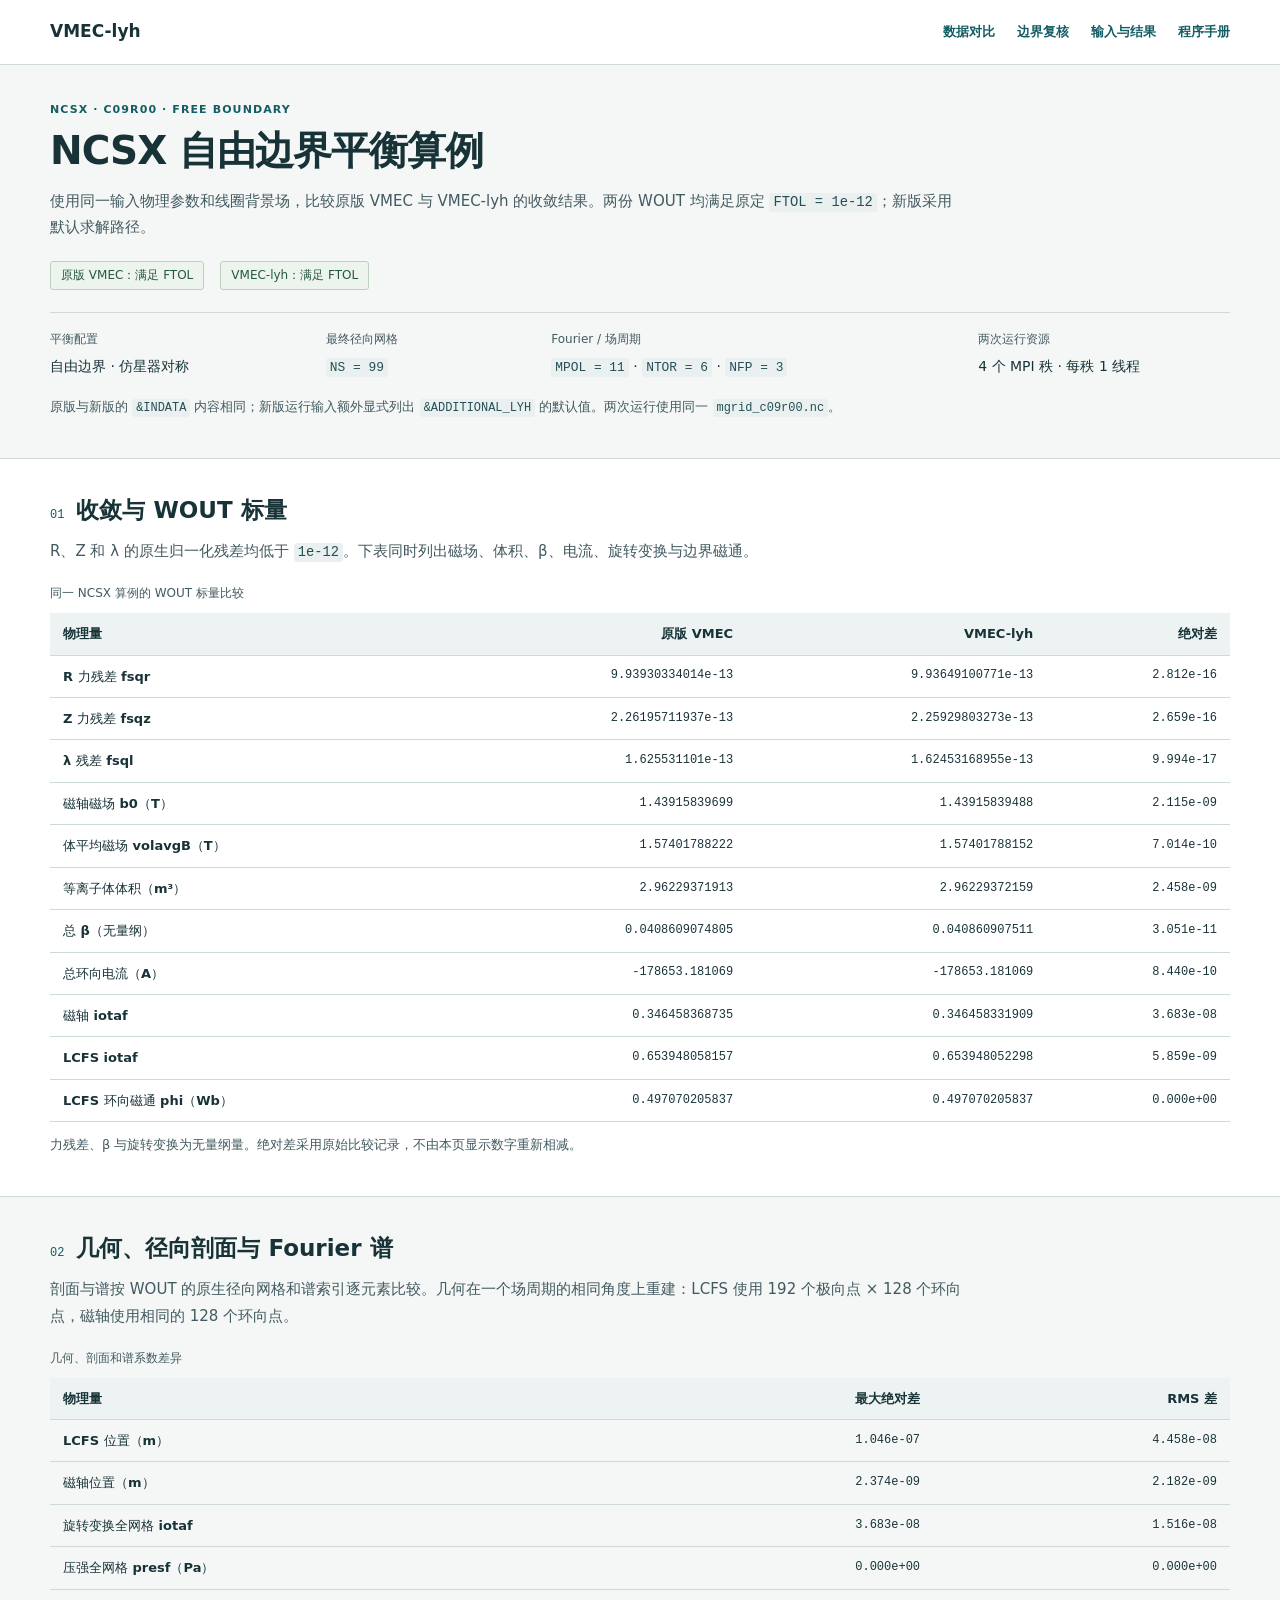
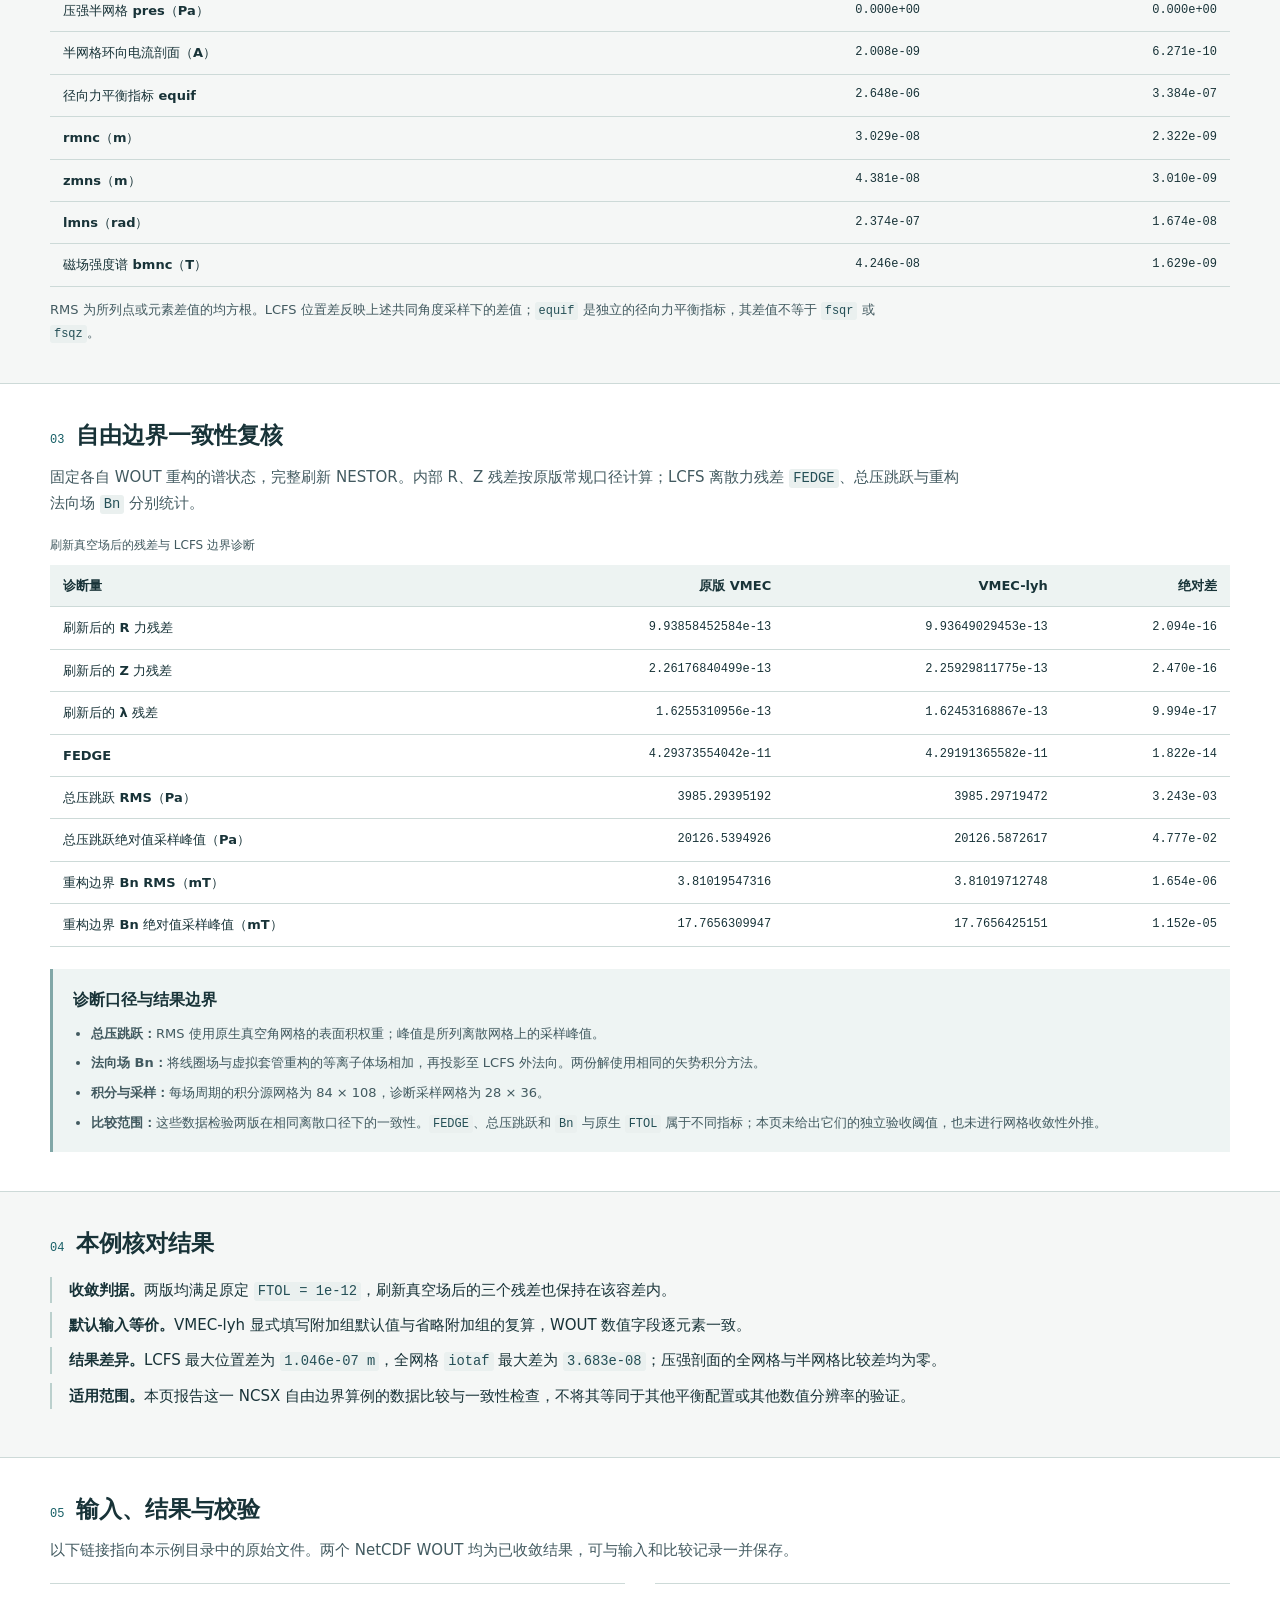
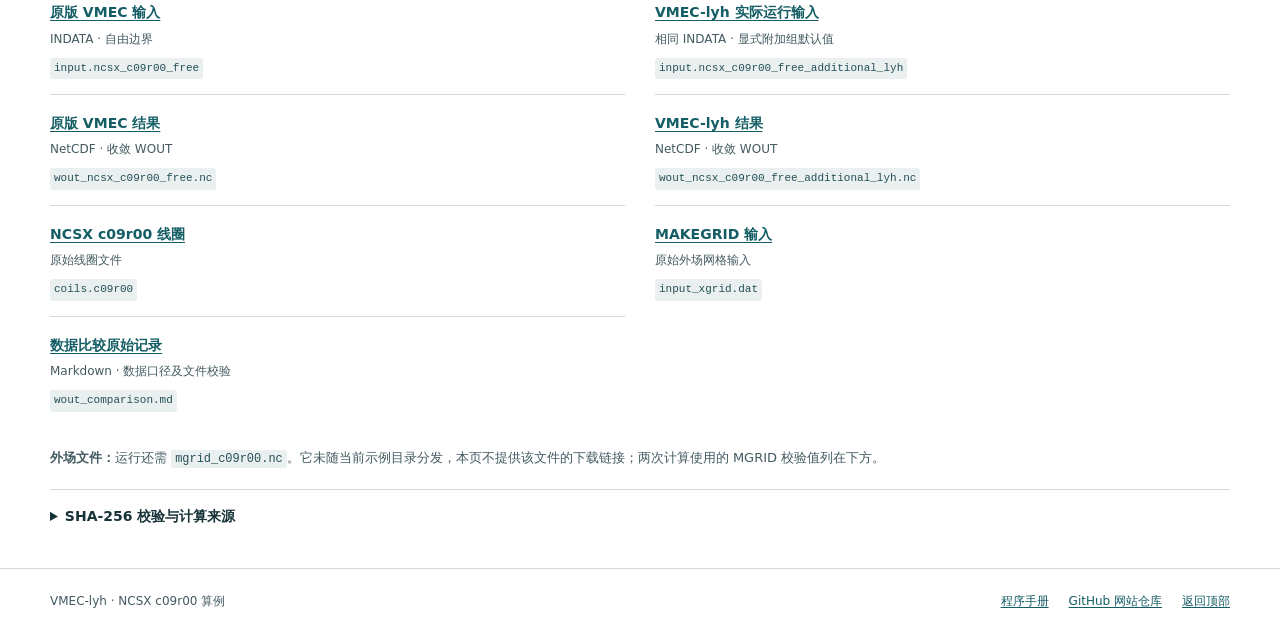
<file: VMEC-lyh-example/index.html>
<!doctype html>
<html lang="zh-CN">
<head>
<meta charset="utf-8">
<meta name="viewport" content="width=device-width, initial-scale=1">
<meta name="description" content="NCSX c09r00 自由边界平衡：原版 VMEC 与 VMEC-lyh 的收敛残差、物理量、谱和边界诊断比较，以及输入和结果文件。">
<meta name="theme-color" content="#f5f7f6">
<title>NCSX 自由边界算例 | VMEC-lyh</title>
<link rel="stylesheet" href="styles.css">
</head>
<body id="top">
<a class="skip" href="#overview">跳转到算例正文</a>
<header class="site-header"><div class="inner header-inner">
<a class="wordmark" href="../Source-Code/">VMEC-lyh</a>
<nav aria-label="页面导航"><a href="#scalars">数据对比</a><a href="#boundary">边界复核</a><a href="#files">输入与结果</a><a href="../Source-Code/">程序手册</a></nav>
</div></header>
<main id="overview">
<section class="overview"><div class="inner">
<p class="eyebrow">NCSX · C09R00 · FREE BOUNDARY</p>
<h1>NCSX 自由边界平衡算例</h1>
<p class="lead">使用同一输入物理参数和线圈背景场，比较原版 VMEC 与 VMEC-lyh 的收敛结果。两份 WOUT 均满足原定 <code>FTOL = 1e-12</code>；新版采用默认求解路径。</p>
<div class="run-status" aria-label="收敛状态"><span>原版 VMEC：满足 FTOL</span><span>VMEC-lyh：满足 FTOL</span></div>
<dl class="settings">
<div><dt>平衡配置</dt><dd>自由边界 · 仿星器对称</dd></div>
<div><dt>最终径向网格</dt><dd><code>NS = 99</code></dd></div>
<div><dt>Fourier / 场周期</dt><dd><code>MPOL = 11</code> · <code>NTOR = 6</code> · <code>NFP = 3</code></dd></div>
<div><dt>两次运行资源</dt><dd>4 个 MPI 秩 · 每秩 1 线程</dd></div>
</dl>
<p class="small">原版与新版的 <code>&amp;INDATA</code> 内容相同；新版运行输入额外显式列出 <code>&amp;ADDITIONAL_LYH</code> 的默认值。两次运行使用同一 <code>mgrid_c09r00.nc</code>。</p>
</div></section>
<section id="scalars"><div class="inner">
<div class="section-heading"><span class="section-number">01</span><h2>收敛与 WOUT 标量</h2></div>
<p class="lead">R、Z 和 λ 的原生归一化残差均低于 <code>1e-12</code>。下表同时列出磁场、体积、β、电流、旋转变换与边界磁通。</p>
<div class="table-wrap" role="region" tabindex="0" aria-label="同一 NCSX 算例的 WOUT 标量比较"><table><caption>同一 NCSX 算例的 WOUT 标量比较</caption><thead><tr><th scope="col">物理量</th><th scope="col">原版 VMEC</th><th scope="col">VMEC-lyh</th><th scope="col">绝对差</th></tr></thead><tbody><tr><th scope="row">R 力残差 fsqr</th><td>9.93930334014e-13</td><td>9.93649100771e-13</td><td>2.812e-16</td></tr><tr><th scope="row">Z 力残差 fsqz</th><td>2.26195711937e-13</td><td>2.25929803273e-13</td><td>2.659e-16</td></tr><tr><th scope="row">λ 残差 fsql</th><td>1.625531101e-13</td><td>1.62453168955e-13</td><td>9.994e-17</td></tr><tr><th scope="row">磁轴磁场 b0（T）</th><td>1.43915839699</td><td>1.43915839488</td><td>2.115e-09</td></tr><tr><th scope="row">体平均磁场 volavgB（T）</th><td>1.57401788222</td><td>1.57401788152</td><td>7.014e-10</td></tr><tr><th scope="row">等离子体体积（m³）</th><td>2.96229371913</td><td>2.96229372159</td><td>2.458e-09</td></tr><tr><th scope="row">总 β（无量纲）</th><td>0.0408609074805</td><td>0.040860907511</td><td>3.051e-11</td></tr><tr><th scope="row">总环向电流（A）</th><td>-178653.181069</td><td>-178653.181069</td><td>8.440e-10</td></tr><tr><th scope="row">磁轴 iotaf</th><td>0.346458368735</td><td>0.346458331909</td><td>3.683e-08</td></tr><tr><th scope="row">LCFS iotaf</th><td>0.653948058157</td><td>0.653948052298</td><td>5.859e-09</td></tr><tr><th scope="row">LCFS 环向磁通 phi（Wb）</th><td>0.497070205837</td><td>0.497070205837</td><td>0.000e+00</td></tr></tbody></table></div>
<p class="table-note">力残差、β 与旋转变换为无量纲量。绝对差采用原始比较记录，不由本页显示数字重新相减。</p>
</div></section>
<section id="spectra"><div class="inner">
<div class="section-heading"><span class="section-number">02</span><h2>几何、径向剖面与 Fourier 谱</h2></div>
<p class="lead">剖面与谱按 WOUT 的原生径向网格和谱索引逐元素比较。几何在一个场周期的相同角度上重建：LCFS 使用 192 个极向点 × 128 个环向点，磁轴使用相同的 128 个环向点。</p>
<div class="table-wrap" role="region" tabindex="0" aria-label="几何、剖面和谱系数差异"><table><caption>几何、剖面和谱系数差异</caption><thead><tr><th scope="col">物理量</th><th scope="col">最大绝对差</th><th scope="col">RMS 差</th></tr></thead><tbody><tr><th scope="row">LCFS 位置（m）</th><td>1.046e-07</td><td>4.458e-08</td></tr><tr><th scope="row">磁轴位置（m）</th><td>2.374e-09</td><td>2.182e-09</td></tr><tr><th scope="row">旋转变换全网格 iotaf</th><td>3.683e-08</td><td>1.516e-08</td></tr><tr><th scope="row">压强全网格 presf（Pa）</th><td>0.000e+00</td><td>0.000e+00</td></tr><tr><th scope="row">压强半网格 pres（Pa）</th><td>0.000e+00</td><td>0.000e+00</td></tr><tr><th scope="row">半网格环向电流剖面（A）</th><td>2.008e-09</td><td>6.271e-10</td></tr><tr><th scope="row">径向力平衡指标 equif</th><td>2.648e-06</td><td>3.384e-07</td></tr><tr><th scope="row">rmnc（m）</th><td>3.029e-08</td><td>2.322e-09</td></tr><tr><th scope="row">zmns（m）</th><td>4.381e-08</td><td>3.010e-09</td></tr><tr><th scope="row">lmns（rad）</th><td>2.374e-07</td><td>1.674e-08</td></tr><tr><th scope="row">磁场强度谱 bmnc（T）</th><td>4.246e-08</td><td>1.629e-09</td></tr></tbody></table></div>
<p class="table-note">RMS 为所列点或元素差值的均方根。LCFS 位置差反映上述共同角度采样下的差值；<code>equif</code> 是独立的径向力平衡指标，其差值不等于 <code>fsqr</code> 或 <code>fsqz</code>。</p>
</div></section>
<section id="boundary"><div class="inner">
<div class="section-heading"><span class="section-number">03</span><h2>自由边界一致性复核</h2></div>
<p class="lead">固定各自 WOUT 重构的谱状态，完整刷新 NESTOR。内部 R、Z 残差按原版常规口径计算；LCFS 离散力残差 <code>FEDGE</code>、总压跳跃与重构法向场 <code>Bn</code> 分别统计。</p>
<div class="table-wrap" role="region" tabindex="0" aria-label="刷新真空场后的残差与 LCFS 边界诊断"><table><caption>刷新真空场后的残差与 LCFS 边界诊断</caption><thead><tr><th scope="col">诊断量</th><th scope="col">原版 VMEC</th><th scope="col">VMEC-lyh</th><th scope="col">绝对差</th></tr></thead><tbody><tr><th scope="row">刷新后的 R 力残差</th><td>9.93858452584e-13</td><td>9.93649029453e-13</td><td>2.094e-16</td></tr><tr><th scope="row">刷新后的 Z 力残差</th><td>2.26176840499e-13</td><td>2.25929811775e-13</td><td>2.470e-16</td></tr><tr><th scope="row">刷新后的 λ 残差</th><td>1.6255310956e-13</td><td>1.62453168867e-13</td><td>9.994e-17</td></tr><tr><th scope="row">FEDGE</th><td>4.29373554042e-11</td><td>4.29191365582e-11</td><td>1.822e-14</td></tr><tr><th scope="row">总压跳跃 RMS（Pa）</th><td>3985.29395192</td><td>3985.29719472</td><td>3.243e-03</td></tr><tr><th scope="row">总压跳跃绝对值采样峰值（Pa）</th><td>20126.5394926</td><td>20126.5872617</td><td>4.777e-02</td></tr><tr><th scope="row">重构边界 Bn RMS（mT）</th><td>3.81019547316</td><td>3.81019712748</td><td>1.654e-06</td></tr><tr><th scope="row">重构边界 Bn 绝对值采样峰值（mT）</th><td>17.7656309947</td><td>17.7656425151</td><td>1.152e-05</td></tr></tbody></table></div>
<div class="method-note">
<h3>诊断口径与结果边界</h3>
<ul>
<li><strong>总压跳跃：</strong>RMS 使用原生真空角网格的表面积权重；峰值是所列离散网格上的采样峰值。</li>
<li><strong>法向场 Bn：</strong>将线圈场与虚拟套管重构的等离子体场相加，再投影至 LCFS 外法向。两份解使用相同的矢势积分方法。</li>
<li><strong>积分与采样：</strong>每场周期的积分源网格为 84 × 108，诊断采样网格为 28 × 36。</li>
<li><strong>比较范围：</strong>这些数据检验两版在相同离散口径下的一致性。<code>FEDGE</code>、总压跳跃和 <code>Bn</code> 与原生 <code>FTOL</code> 属于不同指标；本页未给出它们的独立验收阈值，也未进行网格收敛性外推。</li>
</ul>
</div>
</div></section>
<section id="checks"><div class="inner">
<div class="section-heading"><span class="section-number">04</span><h2>本例核对结果</h2></div>
<ul class="check-list">
<li><strong>收敛判据。</strong>两版均满足原定 <code>FTOL = 1e-12</code>，刷新真空场后的三个残差也保持在该容差内。</li>
<li><strong>默认输入等价。</strong>VMEC-lyh 显式填写附加组默认值与省略附加组的复算，WOUT 数值字段逐元素一致。</li>
<li><strong>结果差异。</strong>LCFS 最大位置差为 <code>1.046e-07 m</code>，全网格 <code>iotaf</code> 最大差为 <code>3.683e-08</code>；压强剖面的全网格与半网格比较差均为零。</li>
<li><strong>适用范围。</strong>本页报告这一 NCSX 自由边界算例的数据比较与一致性检查，不将其等同于其他平衡配置或其他数值分辨率的验证。</li>
</ul>
</div></section>
<section id="files"><div class="inner">
<div class="section-heading"><span class="section-number">05</span><h2>输入、结果与校验</h2></div>
<p class="lead">以下链接指向本示例目录中的原始文件。两个 NetCDF WOUT 均为已收敛结果，可与输入和比较记录一并保存。</p>
<ul class="file-list"><li><a href="NCSX/input.ncsx_c09r00_free">原版 VMEC 输入</a><span>INDATA · 自由边界</span><code>input.ncsx_c09r00_free</code></li><li><a href="NCSX/input.ncsx_c09r00_free_additional_lyh">VMEC-lyh 实际运行输入</a><span>相同 INDATA · 显式附加组默认值</span><code>input.ncsx_c09r00_free_additional_lyh</code></li><li><a href="NCSX/wout_ncsx_c09r00_free.nc">原版 VMEC 结果</a><span>NetCDF · 收敛 WOUT</span><code>wout_ncsx_c09r00_free.nc</code></li><li><a href="NCSX/wout_ncsx_c09r00_free_additional_lyh.nc">VMEC-lyh 结果</a><span>NetCDF · 收敛 WOUT</span><code>wout_ncsx_c09r00_free_additional_lyh.nc</code></li><li><a href="NCSX/coils.c09r00">NCSX c09r00 线圈</a><span>原始线圈文件</span><code>coils.c09r00</code></li><li><a href="NCSX/input_xgrid.dat">MAKEGRID 输入</a><span>原始外场网格输入</span><code>input_xgrid.dat</code></li><li><a href="NCSX/wout_comparison.md">数据比较原始记录</a><span>Markdown · 数据口径及文件校验</span><code>wout_comparison.md</code></li></ul>
<p class="dependency"><strong>外场文件：</strong>运行还需 <code>mgrid_c09r00.nc</code>。它未随当前示例目录分发，本页不提供该文件的下载链接；两次计算使用的 MGRID 校验值列在下方。</p>
<details class="provenance"><summary>SHA-256 校验与计算来源</summary>
<dl class="hashes"><div><dt>原版 WOUT</dt><dd><code>e51252afc6906590199900c233ff09b70678d64d01c9575de14bb205bfe17d7a</code></dd></div><div><dt>VMEC-lyh WOUT</dt><dd><code>75f5c5615af5b54581bd82d32dae3dcea061a5ce9eba00c095ea49248021e8ee</code></dd></div><div><dt>原版输入</dt><dd><code>8d69f557a4e9b10aa989486fd1a521d2f2035f2d8b9d3dc3ad726c205352a342</code></dd></div><div><dt>新版输入</dt><dd><code>f853a8f58a206d1b24d82e491fe26f8dd9ecb3543d3b1680793afd4e5a0adddb</code></dd></div><div><dt>同一 MGRID</dt><dd><code>745eb2c7bd40ad187095ef60833521d4acec2b125ad556628e66efb023a5c98f</code></dd></div></dl>
<p class="small">上述校验值来自 <a href="NCSX/wout_comparison.md">原始比较记录</a>。页面制作时已重新核对本目录中的两份输入和两份 WOUT；MGRID 的值保留为运行来源记录。</p>
<p class="small">VMEC-lyh 计算版本：<code>a435182006ef765e677c67a84f989198dcb51111</code>。本页数据文件来源：VMEC-docs <code>83b0d34</code>。</p>
</details>
</div></section>
</main>
<footer><div class="inner footer-inner"><span>VMEC-lyh · NCSX c09r00 算例</span><div><a href="../Source-Code/">程序手册</a><a href="https://github.com/Yihui-L/VMEC-websites">GitHub 网站仓库</a><a href="#top">返回顶部</a></div></div></footer>
</body>
</html>
</file>
<file: Source-Code/styles.css>
:root {
  color-scheme: light;
  --ink: #192536;
  --muted: #526476;
  --line: #dce5ee;
  --paper: #fff;
  --canvas: #f5f8fc;
  --accent: #005b68;
  --accent-light: #e9f5f5;
  --mono: ui-monospace, SFMono-Regular, Consolas, monospace;
}
* { box-sizing: border-box; }
html { scroll-padding-top: 4.8rem; }
body { margin: 0; color: var(--ink); background: var(--canvas); font: 16px/1.8 system-ui, "PingFang SC", "Microsoft YaHei", sans-serif; }
a { color: var(--accent); text-underline-offset: .2em; }
a:focus-visible, input:focus-visible { outline: 3px solid #147c89; outline-offset: 3px; }
.skip { position: absolute; top: -6rem; left: 1rem; padding: .5rem 1rem; background: var(--paper); }
.skip:focus { top: .5rem; z-index: 5; }
.topbar { position: sticky; top: 0; z-index: 3; background: var(--paper); border-bottom: 1px solid var(--line); }
.bar-inner { max-width: 87rem; margin: auto; padding: .8rem clamp(1rem, 4vw, 3rem); display: flex; justify-content: space-between; align-items: center; gap: 1rem; }
.brand { color: var(--ink); font-weight: 750; text-decoration: none; display: flex; align-items: center; gap: .7rem; }
.brand-mark { width: 1.8rem; height: 1.8rem; color: var(--accent); }
.bar-link { font-size: .88rem; text-decoration: none; }
.shell { max-width: 87rem; margin: auto; padding: 2rem clamp(1rem, 4vw, 3rem) 3rem; display: grid; grid-template-columns: minmax(13rem, 17rem) minmax(0, 1fr); gap: clamp(1.4rem, 4vw, 3.6rem); align-items: start; }
.sidebar { position: sticky; top: 5rem; max-height: calc(100vh - 6rem); overflow: auto; }
.nav-title { margin: 0 0 .65rem; color: var(--muted); font-size: .84rem; letter-spacing: .08em; font-weight: 700; }
.toc { margin: 0; padding: 0; list-style: none; }
.toc a { display: flex; gap: .65rem; padding: .38rem .6rem; border-radius: .4rem; text-decoration: none; color: var(--ink); font-size: .87rem; line-height: 1.55; }
.toc a:hover { color: var(--accent); background: var(--accent-light); }
.toc b { color: var(--accent); font: .78rem/1.7 var(--mono); }
main { min-width: 0; }
.hero { position: relative; overflow: hidden; padding: clamp(1.3rem, 4vw, 3rem); border: 1px solid #cbdde6; border-radius: 1.05rem; background: linear-gradient(125deg, #eaf7f7, #f6fbff 78%); }
.hero-body { position: relative; max-width: 46rem; }
.eyebrow { color: var(--accent); font-size: .76rem; font-weight: 800; letter-spacing: .12em; margin: 0 0 .55rem; }
h1 { margin: 0 0 .6rem; font-size: clamp(1.9rem, 4.7vw, 3.15rem); letter-spacing: -.03em; line-height: 1.2; }
.hero p:not(.eyebrow) { margin: .7rem 0; }
.contours { position: absolute; top: -.4rem; right: -3rem; width: 20rem; color: #237a88; opacity: .10; pointer-events: none; }
.jump { display: flex; flex-wrap: wrap; gap: .55rem; margin-top: 1rem; }
.jump a { font-size: .88rem; padding: .26rem .7rem; border: 1px solid #a8cbd2; border-radius: .4rem; background: #ffffffab; text-decoration: none; }
.reading-tools { display: flex; gap: .75rem; align-items: center; flex-wrap: wrap; margin: 1.8rem 0 1rem; }
.reading-tools h2 { margin: 0 auto 0 0; font-size: 1.15rem; }
input[type=search] { width: min(100%, 17rem); padding: .55rem .75rem; border: 1px solid #a9bcc9; border-radius: .45rem; background: var(--paper); color: var(--ink); font: inherit; font-size: .9rem; }
#search-status { color: var(--muted); font-size: .83rem; min-width: 4.4rem; }
.topic { margin-bottom: 1rem; padding: clamp(1rem, 3.2vw, 2rem); border: 1px solid var(--line); border-radius: .85rem; background: var(--paper); }
.topic:target { border-color: #71a7af; }
.topic-title { display: flex; align-items: baseline; gap: .65rem; margin: 0 0 .95rem; font-size: clamp(1.12rem, 2vw, 1.46rem); line-height: 1.45; }
.topic-number { color: var(--accent); font: .88rem/1.6 var(--mono); flex: none; }
.topic p, .topic ul { margin: .7rem 0; }
.topic ul { padding-left: 1.32rem; }
.topic li { margin: .52rem 0; }
.topic li::marker { color: #287680; }
code { background: #eff3f7; border-radius: .27rem; padding: .1em .28em; color: #164954; font-family: var(--mono); font-size: .9em; overflow-wrap: anywhere; }
pre { overflow: auto; padding: 1rem; margin: 1rem 0; border-radius: .55rem; background: #18283a; color: #f1f6fa; line-height: 1.65; }
pre code { background: none; color: inherit; padding: 0; overflow-wrap: normal; }
.table-scroll { overflow-x: auto; }
table { width: 100%; min-width: 27rem; border-collapse: collapse; margin: .85rem 0; font-size: .94rem; }
th, td { padding: .52rem .65rem; border: 1px solid var(--line); text-align: left; vertical-align: top; }
th { background: #eaf4f6; }
tbody tr:nth-child(even) { background: #f7fafc; }
footer { color: var(--muted); font-size: .9rem; padding: .45rem .25rem; }
[hidden] { display: none !important; }
@media (max-width: 800px) {
  .shell { display: block; padding-top: 1rem; }
  .sidebar { position: static; max-height: none; padding: .8rem; margin: 0 0 1rem; background: var(--paper); border: 1px solid var(--line); border-radius: .6rem; }
  .toc { display: grid; grid-template-columns: repeat(auto-fit, minmax(min(100%, 13rem), 1fr)); }
  .contours { right: -6rem; }
}
@media print {
  .topbar, .sidebar, .reading-tools, .jump, .contours, .skip { display: none; }
  .shell { display: block; max-width: none; padding: 0; }
  .topic { border: 0; padding: .8rem 0; }
  .topic-title { break-after: avoid; }
}
</file>
<file: VMEC-lyh-example/styles.css>
:root { color-scheme:light; --paper:#f5f7f6; --white:#fff; --ink:#183338; --body:#425a60; --line:#cddad8; --link:#145d64; --mono:ui-monospace,SFMono-Regular,Consolas,monospace; }
* { box-sizing:border-box; }
html { scroll-behavior:smooth; scroll-padding-top:20px; }
body { margin:0; color:var(--ink); background:var(--paper); font:15px/1.75 "PingFang SC","Microsoft YaHei",system-ui,sans-serif; }
a { color:var(--link); text-underline-offset:.2em; }
a:hover { text-decoration-thickness:2px; }
:focus-visible { outline:3px solid #13707c; outline-offset:4px; }
.inner { width:min(100% - 48px,1180px); margin-inline:auto; }
.skip { position:absolute; inset:10px auto auto 12px; z-index:2; transform:translateY(-200%); background:#fff; padding:6px 12px; }
.skip:focus { transform:none; }
.site-header,footer { background:var(--white); }
.site-header { border-bottom:1px solid var(--line); }
.header-inner { display:flex; align-items:center; justify-content:space-between; min-height:64px; gap:24px; }
.wordmark { color:var(--ink); font-weight:750; text-decoration:none; font-size:17px; }
nav { display:flex; flex-wrap:wrap; gap:8px 22px; font-size:13px; }
nav a { font-weight:600; text-decoration:none; }
section { padding:35px 0 39px; border-bottom:1px solid var(--line); }
section:nth-child(even) { background:var(--white); }
h1,h2,h3,p { margin:0; }
h1 { font-size:clamp(27px,3.8vw,39px); line-height:1.25; letter-spacing:-.025em; font-weight:720; }
h2 { font-size:23px; line-height:1.4; }
h3 { font-size:16px; }
.eyebrow { margin-bottom:8px; color:var(--link); letter-spacing:.1em; font-size:11px; font-weight:750; }
.lead { max-width:96ch; color:var(--body); margin:12px 0 20px; }
.small,.table-note { color:var(--body); font-size:13px; }
.table-note { margin-top:12px; max-width:105ch; }
code { font: .92em/1.6 var(--mono); background:#eaf0ef; color:#244f56; border-radius:3px; padding:2px 4px; overflow-wrap:anywhere; }
.run-status { display:flex; flex-wrap:wrap; gap:8px 16px; margin:18px 0 22px; }
.run-status span { padding:3px 10px; font-size:12px; color:#245942; background:#edf4ed; border:1px solid #bdcfbf; border-radius:3px; }
.settings { display:grid; grid-template-columns:1fr .8fr 1.6fr 1fr; margin:0 0 18px; padding-top:16px; border-top:1px solid var(--line); gap:16px 24px; }
.settings dt { margin-bottom:4px; color:var(--body); font-size:12px; }
.settings dd { margin:0; font-size:14px; }
.section-heading { display:flex; gap:12px; align-items:baseline; }
.section-number { font:12px/1.5 var(--mono); color:var(--link); }
.table-wrap { overflow-x:auto; }
table { width:100%; border-collapse:collapse; font-size:13px; font-variant-numeric:tabular-nums; line-height:1.65; }
caption { text-align:left; margin-bottom:9px; font-size:12px; color:var(--body); }
th,td { padding:10px 13px; border-bottom:1px solid var(--line); white-space:nowrap; text-align:left; }
thead { background:#edf3f2; }
thead th { font-weight:700; }
tbody th { font-weight:550; }
td { font-family:var(--mono); font-size:12px; }
td,thead th:not(:first-child) { text-align:right; }
tbody tr:hover { background:#f1f6f5; }
.method-note { margin-top:22px; padding:17px 20px; border-left:3px solid #81a7a7; background:#eef4f3; }
.method-note ul { margin:9px 0 0; padding-left:18px; color:var(--body); font-size:13px; }
.method-note li+li { margin-top:7px; }
.check-list { margin:18px 0 0; padding:0; list-style:none; max-width:103ch; }
.check-list li { margin:9px 0; padding-left:17px; border-left:2px solid #bbd0cd; }
.file-list { display:grid; grid-template-columns:repeat(2,minmax(0,1fr)); list-style:none; margin:0; padding:0; gap:0 30px; }
.file-list li { min-width:0; padding:15px 0; border-top:1px solid var(--line); }
.file-list a { font-weight:650; font-size:14px; }
.file-list span { display:block; font-size:12px; color:var(--body); margin:3px 0; }
.file-list code { display:inline-block; font-size:11px; }
.dependency { font-size:13px; color:var(--body); margin:20px 0; }
.provenance { border-top:1px solid var(--line); padding-top:14px; }
summary { cursor:pointer; font-size:14px; font-weight:650; }
.hashes { margin:15px 0; }
.hashes>div { display:grid; grid-template-columns:125px minmax(0,1fr); gap:12px; padding:7px 0; }
.hashes dt { font-size:12px; color:var(--body); }
.hashes dd { margin:0; }
.hashes code { font-size:11px; }
.provenance p+p { margin-top:8px; }
.footer-inner { display:flex; flex-wrap:wrap; gap:15px; justify-content:space-between; padding-block:22px; font-size:12px; color:var(--body); }
.footer-inner div { display:flex; flex-wrap:wrap; gap:20px; }
@media(max-width:850px) { .settings { grid-template-columns:repeat(2,minmax(0,1fr)); } }
@media(max-width:640px) { .inner { width:calc(100% - 32px); } .header-inner { align-items:flex-start; flex-direction:column; gap:8px; padding-block:14px; } nav { gap:8px 16px; } section { padding:27px 0 31px; } h2 { font-size:20px; } .settings,.file-list { grid-template-columns:1fr; } .settings { gap:11px; } .settings>div { display:grid; grid-template-columns:110px minmax(0,1fr); gap:8px; } .settings dt { margin:0; } .hashes>div { grid-template-columns:1fr; gap:2px; } th,td { padding:9px 10px; } .method-note { padding:15px; } }
@media(prefers-reduced-motion:reduce) { html { scroll-behavior:auto; } }
@media print { .site-header,footer,.skip { display:none; } .inner { width:100%; } body { background:white; font-size:11pt; } section { padding:18px 0; } .table-wrap { overflow:visible; } table { font-size:9pt; } td { font-size:8.5pt; } th,td { white-space:normal; padding:5px 7px; } .section-heading { break-after:avoid; } tr { break-inside:avoid; } }
</file>
